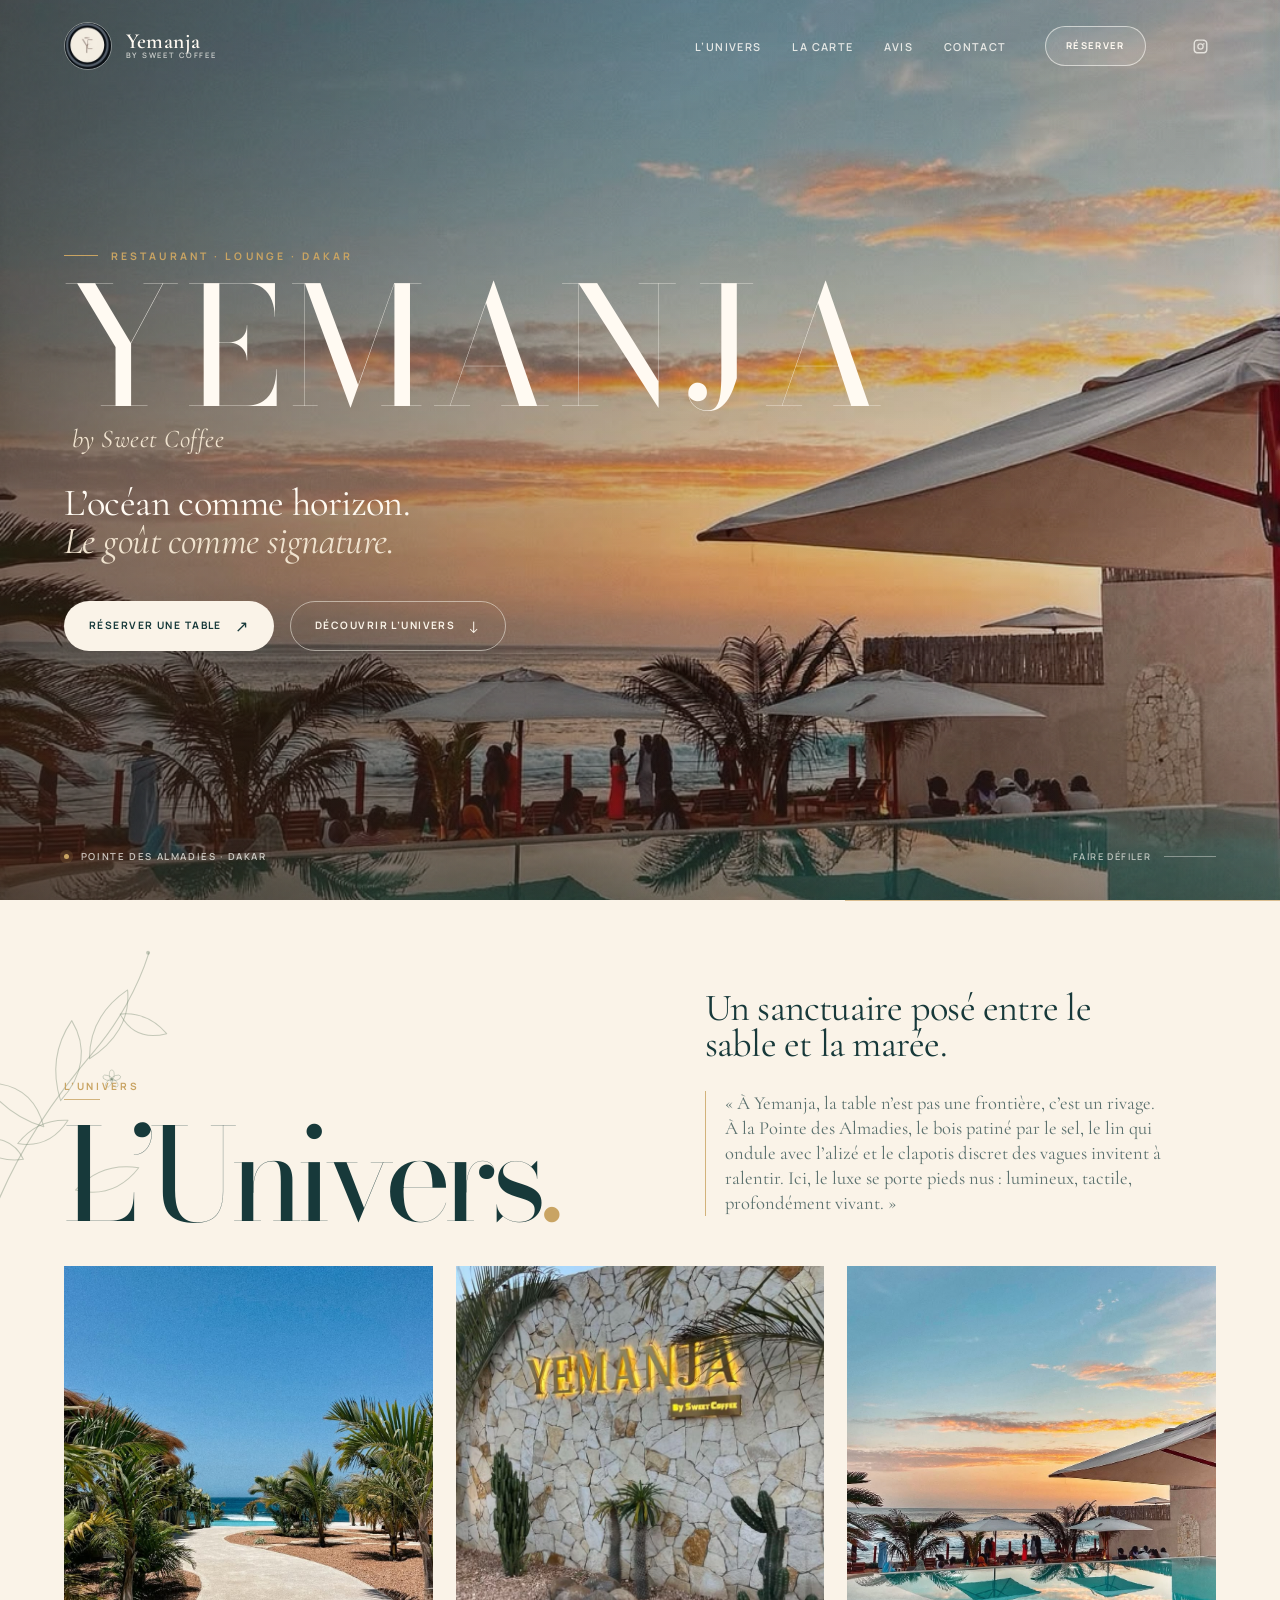
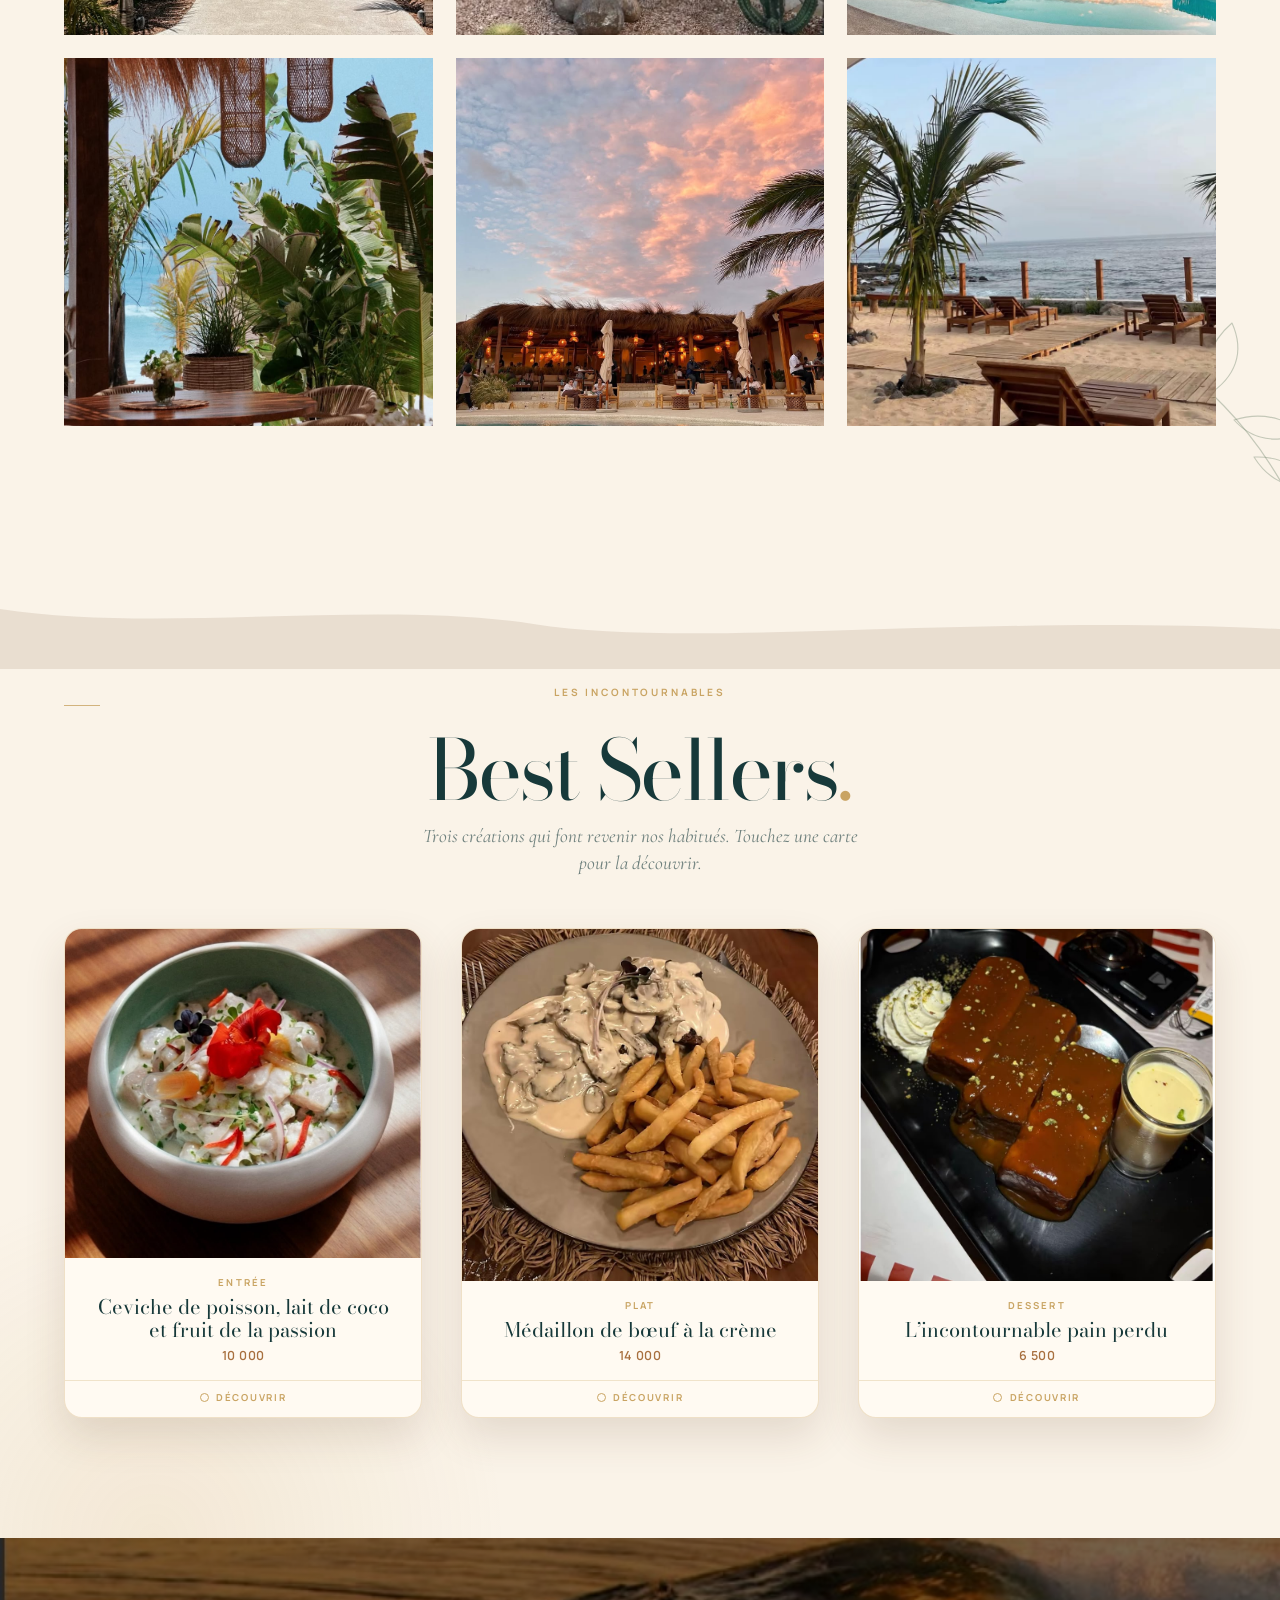
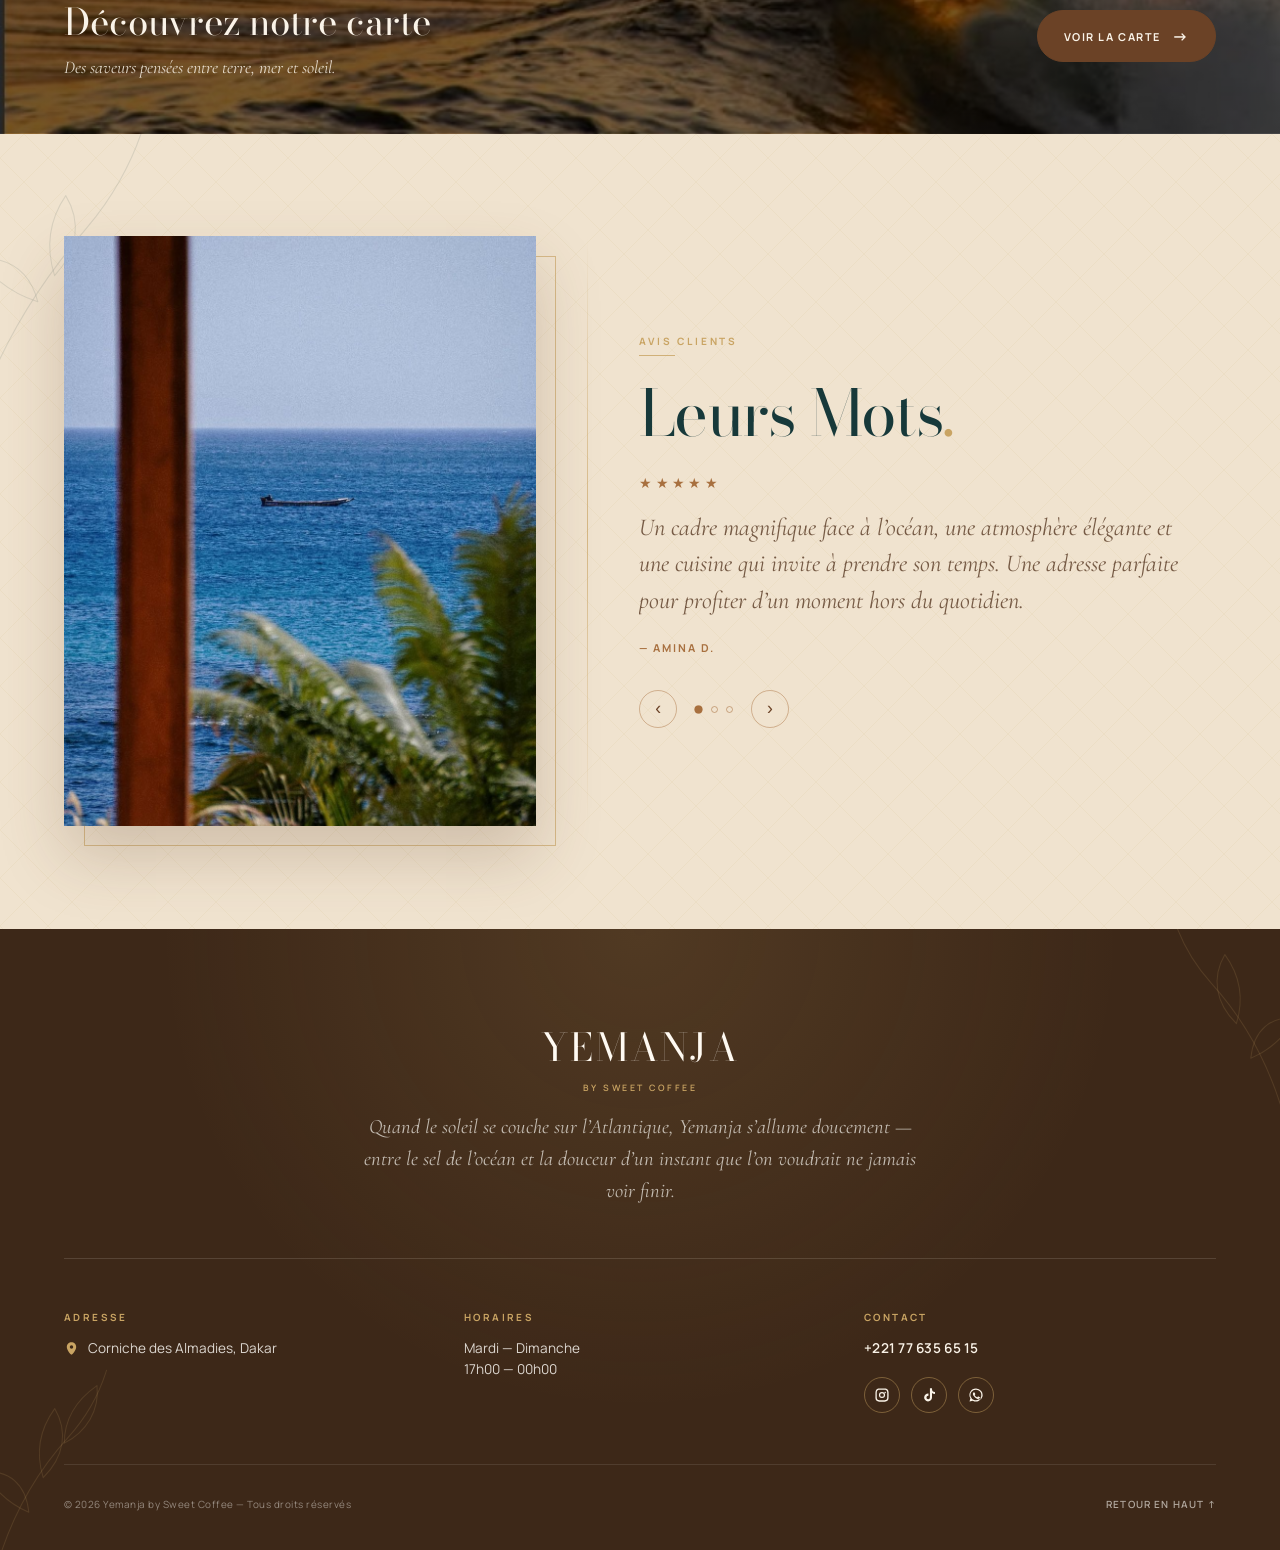
<file: index.html>
<!doctype html>
<html lang="fr">
  <head>
    <meta charset="UTF-8" />
    <meta name="viewport" content="width=device-width, initial-scale=1.0" />
    <meta
      name="description"
      content="Yemanja by Sweet Coffee — restaurant & lounge au bord de l'océan, à la Pointe des Almadies, Dakar."
    />
    <meta name="theme-color" content="#5A3D2E" />
    <title>Yemanja by Sweet Coffee — Dakar</title>

    <link rel="preconnect" href="https://fonts.googleapis.com" />
    <link rel="preconnect" href="https://fonts.gstatic.com" crossorigin />
    <link
      href="https://fonts.googleapis.com/css2?family=Bodoni+Moda:opsz,wght@6..96,400;6..96,500;6..96,600&family=Cormorant+Garamond:ital,wght@0,400;0,500;1,400;1,500&family=Manrope:wght@400;500;600;700&display=swap"
      rel="stylesheet"
    />
    <link rel="stylesheet" href="styles.css" />
  </head>

  <body>
    <header class="site-header" data-header>
      <nav class="navbar" aria-label="Navigation principale">
        <a class="brand" href="#accueil" aria-label="Yemanja by Sweet Coffee — accueil">
          <img class="brand__logo" src="assets/logo.png" alt="Logo Yemanja" />
          <span class="brand__name">Yemanja <span>by Sweet Coffee</span></span>
        </a>

        <div class="navbar__actions">
          <div class="nav-links" data-nav-links>
            <a href="#univers">L’Univers</a>
            <a href="carte.html">La Carte</a>
            <a href="#avis">Avis</a>
            <a href="#contact">Contact</a>
          </div>

          <a class="button button--small button--light" href="reservation.html">RÉSERVER</a>

          <a
            class="navbar-instagram"
            href="https://www.instagram.com/yemanja.dkr/?hl=fr"
            target="_blank"
            rel="noopener noreferrer"
            aria-label="Yemanja sur Instagram"
          >
            <svg viewBox="0 0 24 24" aria-hidden="true">
              <path
                fill="currentColor"
                d="M12 2.2c2.7 0 3 0 4.1.06 1.1.05 1.8.22 2.4.46.65.25 1.2.6 1.75 1.14.54.55.9 1.1 1.14 1.75.24.6.4 1.3.46 2.4.06 1.1.06 1.4.06 4.1s0 3-.06 4.1c-.05 1.1-.22 1.8-.46 2.4a4.7 4.7 0 0 1-1.14 1.75 4.7 4.7 0 0 1-1.75 1.14c-.6.24-1.3.4-2.4.46-1.1.06-1.4.06-4.1.06s-3 0-4.1-.06c-1.1-.05-1.8-.22-2.4-.46a4.7 4.7 0 0 1-1.75-1.14 4.7 4.7 0 0 1-1.14-1.75c-.24-.6-.4-1.3-.46-2.4C2.2 15 2.2 14.7 2.2 12s0-3 .06-4.1c.05-1.1.22-1.8.46-2.4.25-.65.6-1.2 1.14-1.75A4.7 4.7 0 0 1 5.6 2.6c.6-.24 1.3-.4 2.4-.46C9.1 2.2 9.4 2.2 12 2.2zm0 1.8c-2.66 0-2.97 0-4.02.06-.9.04-1.39.19-1.71.31-.43.17-.74.37-1.06.7-.32.32-.52.63-.7 1.06-.12.32-.27.8-.31 1.71C4.15 8.88 4.15 9.19 4.15 12s0 2.97.06 4.02c.04.9.19 1.39.31 1.71.17.43.37.74.7 1.06.32.32.63.52 1.06.7.32.12.8.27 1.71.31 1.05.06 1.36.06 4.02.06s2.97 0 4.02-.06c.9-.04 1.39-.19 1.71-.31.43-.17.74-.37 1.06-.7.32-.32.52-.63.7-1.06.12-.32.27-.8.31-1.71.06-1.05.06-1.36.06-4.02s0-2.97-.06-4.02c-.04-.9-.19-1.39-.31-1.71a2.9 2.9 0 0 0-.7-1.06 2.9 2.9 0 0 0-1.06-.7c-.32-.12-.8-.27-1.71-.31C14.97 4 14.66 4 12 4zm0 3.4a4.6 4.6 0 1 1 0 9.2 4.6 4.6 0 0 1 0-9.2zm0 1.8a2.8 2.8 0 1 0 0 5.6 2.8 2.8 0 0 0 0-5.6zm4.8-2a1.08 1.08 0 1 1 0 2.16 1.08 1.08 0 0 1 0-2.16z"
              />
            </svg>
          </a>

          <button
            class="menu-toggle"
            type="button"
            aria-label="Ouvrir le menu"
            aria-controls="mobile-menu"
            aria-expanded="false"
            data-menu-toggle
          >
            <span></span>
            <span></span>
          </button>
        </div>
      </nav>
    </header>

    <div class="mobile-menu" id="mobile-menu" data-mobile-menu>
      <div class="mobile-menu__visual">
        <img src="assets/menu-photo.jpg" alt="Vue sur l'océan depuis Yemanja" />
        <div class="mobile-menu__visual-caption">
          <span>Pointe des Almadies</span>
          <span>Dakar · Sénégal</span>
        </div>
      </div>
      <div class="mobile-menu__content">
        <div>
          <p class="mobile-menu__eyebrow">YEMANJA · DAKAR</p>
          <div class="mobile-menu__links">
            <a href="#univers">L’Univers <span>01</span></a>
            <a href="carte.html">La Carte <span>02</span></a>
            <a href="#avis">Avis <span>03</span></a>
            <a href="#contact">Contact <span>04</span></a>
            <a href="reservation.html">Réserver <span>↗</span></a>
          </div>
        </div>
        <div class="mobile-menu__footer">
          <div class="social-links" aria-label="Réseaux sociaux">
            <a
              href="https://www.instagram.com/yemanja.dkr/?hl=fr"
              target="_blank"
              rel="noopener noreferrer"
              aria-label="Yemanja sur Instagram"
            >
              <svg viewBox="0 0 24 24" aria-hidden="true">
                <path
                  fill="currentColor"
                  d="M12 2.2c2.7 0 3 0 4.1.06 1.1.05 1.8.22 2.4.46.65.25 1.2.6 1.75 1.14.54.55.9 1.1 1.14 1.75.24.6.4 1.3.46 2.4.06 1.1.06 1.4.06 4.1s0 3-.06 4.1c-.05 1.1-.22 1.8-.46 2.4a4.7 4.7 0 0 1-1.14 1.75 4.7 4.7 0 0 1-1.75 1.14c-.6.24-1.3.4-2.4.46-1.1.06-1.4.06-4.1.06s-3 0-4.1-.06c-1.1-.05-1.8-.22-2.4-.46a4.7 4.7 0 0 1-1.75-1.14 4.7 4.7 0 0 1-1.14-1.75c-.24-.6-.4-1.3-.46-2.4C2.2 15 2.2 14.7 2.2 12s0-3 .06-4.1c.05-1.1.22-1.8.46-2.4.25-.65.6-1.2 1.14-1.75A4.7 4.7 0 0 1 5.6 2.6c.6-.24 1.3-.4 2.4-.46C9.1 2.2 9.4 2.2 12 2.2zm0 1.8c-2.66 0-2.97 0-4.02.06-.9.04-1.39.19-1.71.31-.43.17-.74.37-1.06.7-.32.32-.52.63-.7 1.06-.12.32-.27.8-.31 1.71C4.15 8.88 4.15 9.19 4.15 12s0 2.97.06 4.02c.04.9.19 1.39.31 1.71.17.43.37.74.7 1.06.32.32.63.52 1.06.7.32.12.8.27 1.71.31 1.05.06 1.36.06 4.02.06s2.97 0 4.02-.06c.9-.04 1.39-.19 1.71-.31.43-.17.74-.37 1.06-.7.32-.32.52-.63.7-1.06.12-.32.27-.8.31-1.71.06-1.05.06-1.36.06-4.02s0-2.97-.06-4.02c-.04-.9-.19-1.39-.31-1.71a2.9 2.9 0 0 0-.7-1.06 2.9 2.9 0 0 0-1.06-.7c-.32-.12-.8-.27-1.71-.31C14.97 4 14.66 4 12 4zm0 3.4a4.6 4.6 0 1 1 0 9.2 4.6 4.6 0 0 1 0-9.2zm0 1.8a2.8 2.8 0 1 0 0 5.6 2.8 2.8 0 0 0 0-5.6zm4.8-2a1.08 1.08 0 1 1 0 2.16 1.08 1.08 0 0 1 0-2.16z"
                />
              </svg>
            </a>
            <a
              href="https://www.tiktok.com/discover/yemanja-restaurant-dakar-brunch"
              target="_blank"
              rel="noopener noreferrer"
              aria-label="Yemanja sur TikTok"
            >
              <svg viewBox="0 0 24 24" aria-hidden="true">
                <path
                  fill="currentColor"
                  d="M16.5 2h-3.1v13.6a2.6 2.6 0 1 1-2.2-2.57V9.8a5.9 5.9 0 1 0 5.3 5.87V9.1a7.6 7.6 0 0 0 4.5 1.46V7.4a4.4 4.4 0 0 1-4.5-4.4V2z"
                />
              </svg>
            </a>
            <a
              href="https://wa.me/221776356515"
              target="_blank"
              rel="noopener noreferrer"
              aria-label="Écrire à Yemanja sur WhatsApp"
            >
              <svg viewBox="0 0 24 24" aria-hidden="true">
                <path
                  fill="currentColor"
                  d="M12 2.2A9.8 9.8 0 0 0 3.6 17l-1.3 4.8 4.9-1.3A9.8 9.8 0 1 0 12 2.2zm0 1.8a8 8 0 0 1 6.9 12l-.2.4.7 2.6-2.7-.7-.4.2A8 8 0 1 1 12 4zm-3.1 4c-.2 0-.5.06-.7.35-.24.28-.9.9-.9 2.16 0 1.27.92 2.5 1.05 2.67.13.17 1.8 2.9 4.45 3.95 2.2.87 2.65.7 3.13.65.48-.05 1.53-.63 1.75-1.23.22-.6.22-1.13.15-1.24-.06-.1-.24-.16-.5-.29-.26-.13-1.53-.75-1.77-.84-.24-.09-.4-.13-.58.13-.17.26-.66.84-.81 1.02-.15.17-.3.19-.55.06-.26-.13-1.08-.4-2.06-1.27-.76-.68-1.28-1.5-1.43-1.76-.15-.26-.02-.4.11-.53.12-.12.26-.3.4-.46.13-.15.17-.26.26-.43.09-.17.04-.32-.02-.45-.06-.13-.58-1.4-.79-1.92-.21-.5-.42-.43-.58-.44H8.9z"
                />
              </svg>
            </a>
          </div>
          <span class="mobile-menu__footer-mark">SC / 01</span>
        </div>
      </div>
    </div>

    <main>
      <section class="hero" id="accueil" aria-labelledby="hero-title">
        <div class="hero__media" aria-hidden="true">
          <video
            class="hero__video"
            autoplay
            muted
            loop
            playsinline
            preload="metadata"
            poster="assets/hero-fallback.jpg"
            data-hero-video
          >
            <source src="assets/hero-video.mp4" type="video/mp4" />
          </video>
          <div class="hero__overlay"></div>
          <div class="hero__grain"></div>
        </div>

        <div class="hero__content page-shell">
          <p class="hero__eyebrow reveal reveal--delay-1">RESTAURANT · LOUNGE · DAKAR</p>
          <h1 class="hero__title reveal reveal--delay-2" id="hero-title">
            <span>YEMANJA</span>
            <em>by Sweet Coffee</em>
          </h1>
          <p class="hero__tagline reveal reveal--delay-3">
            L’océan comme horizon.<br />
            <em>Le goût comme signature.</em>
          </p>
          
          <div class="hero__buttons reveal reveal--delay-5">
            <a class="button button--solid" href="reservation.html">RÉSERVER UNE TABLE <span>↗</span></a>
            <a class="button button--outline" href="#univers">DÉCOUVRIR L’UNIVERS <span>↓</span></a>
          </div>
        </div>

        <div class="hero__meta page-shell reveal reveal--delay-6">
          <span class="hero__location"><i></i> Pointe des Almadies · Dakar</span>
          <a class="scroll-cue" href="#univers" aria-label="Découvrir l'univers">
            <span>Faire défiler</span>
            <i class="scroll-cue__line"></i>
          </a>
        </div>
      </section>

      <section class="universe-section" id="univers" aria-labelledby="universe-title" data-universe>
        <svg class="universe-botanical universe-botanical--top" viewBox="0 0 220 310" aria-hidden="true">
          <g fill="none" stroke="currentColor" stroke-linecap="round" stroke-linejoin="round">
            <path d="M26 286C47 236 81 181 128 126C154 96 176 57 188 19" stroke-width="1.2" />
            <path d="M75 206C49 198 27 182 11 159C42 158 66 171 75 206Z" stroke-width="1.1" />
            <path d="M93 178C83 146 88 117 105 92C122 120 118 151 93 178Z" stroke-width="1.1" />
            <path d="M124 133C124 101 140 76 165 59C168 91 151 116 124 133Z" stroke-width="1.1" />
            <path d="M53 241C31 244 14 237 1 221C25 215 44 221 53 241Z" stroke-width="1.1" />
            <path d="M47 224C62 205 80 198 101 199C88 219 70 228 47 224Z" stroke-width="1.1" />
            <path d="M157 85C177 83 194 91 207 106C184 112 167 104 157 85Z" stroke-width="1.1" />
            <path d="M109 274C128 253 151 246 177 250C159 273 137 281 109 274Z" stroke-width="1.1" />
          </g>
          <g fill="currentColor">
            <circle cx="187" cy="19" r="2.1" />
            <circle cx="11" cy="159" r="1.7" />
            <circle cx="1" cy="221" r="1.7" />
          </g>
          <g transform="translate(148 155)" fill="none" stroke="currentColor" stroke-width="0.85">
            <ellipse cy="-5" rx="2.6" ry="5" />
            <ellipse cy="-5" rx="2.6" ry="5" transform="rotate(72)" />
            <ellipse cy="-5" rx="2.6" ry="5" transform="rotate(144)" />
            <ellipse cy="-5" rx="2.6" ry="5" transform="rotate(216)" />
            <ellipse cy="-5" rx="2.6" ry="5" transform="rotate(288)" />
            <circle r="1.7" fill="currentColor" stroke="none" />
          </g>
        </svg>
        <svg class="universe-botanical universe-botanical--bottom" viewBox="0 0 300 220" aria-hidden="true">
          <g fill="none" stroke="currentColor" stroke-linecap="round" stroke-linejoin="round">
            <path d="M282 216C263 174 237 133 204 99C174 68 143 43 105 20" stroke-width="1.2" />
            <path d="M214 113C239 105 262 109 284 126C256 137 232 133 214 113Z" stroke-width="1.1" />
            <path d="M188 88C182 59 190 35 212 16C225 45 216 70 188 88Z" stroke-width="1.1" />
            <path d="M163 65C135 68 112 58 94 35C123 30 147 40 163 65Z" stroke-width="1.1" />
            <path d="M234 150C259 149 279 159 293 180C267 182 247 171 234 150Z" stroke-width="1.1" />
            <path d="M151 60C132 48 119 31 115 10C138 20 150 36 151 60Z" stroke-width="1.1" />
          </g>
          <g fill="currentColor">
            <circle cx="105" cy="20" r="2" />
            <circle cx="284" cy="126" r="1.7" />
          </g>
        </svg>
        <div class="universe-intro page-shell">
          <div class="universe-intro__heading universe-reveal">
            <p class="section-eyebrow">L’UNIVERS</p>
            <h2 id="universe-title">
              L’Univers<span class="heading-dot">.</span>
            </h2>
          </div>
          <div class="universe-intro__copy universe-reveal">
            <p class="universe-intro__lead">Un sanctuaire posé entre le sable et la marée.</p>
            <blockquote>
              « À Yemanja, la table n’est pas une frontière, c’est un rivage. À la Pointe des Almadies, le bois patiné
              par le sel, le lin qui ondule avec l’alizé et le clapotis discret des vagues invitent à ralentir. Ici, le
              luxe se porte pieds nus : lumineux, tactile, profondément vivant. »
            </blockquote>
          </div>
        </div>

        <div class="gallery-grid page-shell" aria-label="L'univers de Yemanja">
          <figure class="gallery-grid__item universe-reveal">
            <div class="gallery-grid__frame">
              <img src="assets/universe-01.jpg" alt="Allée bordée de palmiers qui mène à l'océan" loading="lazy" />
            </div>
          </figure>
          <figure class="gallery-grid__item universe-reveal">
            <div class="gallery-grid__frame">
              <img src="assets/universe-02.jpg" alt="Tables en bois et suspensions en fibres naturelles" loading="lazy" />
            </div>
          </figure>
          <figure class="gallery-grid__item universe-reveal">
            <div class="gallery-grid__frame">
              <img src="assets/universe-03.jpg" alt="Piscine et coucher de soleil face à l'océan" loading="lazy" />
            </div>
          </figure>
          <figure class="gallery-grid__item universe-reveal">
            <div class="gallery-grid__frame">
              <img src="assets/universe-04.jpg" alt="Terrasse de Yemanja au bord de la piscine au coucher du soleil" loading="lazy" />
            </div>
          </figure>
          <figure class="gallery-grid__item universe-reveal">
            <div class="gallery-grid__frame">
              <img src="assets/universe-05.jpg" alt="Transats en bois posés sur le sable face aux vagues" loading="lazy" />
            </div>
          </figure>
          <figure class="gallery-grid__item universe-reveal">
            <div class="gallery-grid__frame">
              <img src="assets/universe-06.jpg" alt="Enseigne Yemanja by Sweet Coffee sur mur en pierre, entourée de cactus" loading="lazy" />
            </div>
          </figure>
        </div>
      </section>

      <!-- ==========================================================
            SECTION "BEST SELLERS" — 3 flash cards (flip 3D)
      =========================================================== -->
      <section class="bestsellers-section" id="bestsellers" aria-labelledby="bestsellers-title">
        <div class="bestsellers-intro page-shell">
          <p class="section-eyebrow">LES INCONTOURNABLES</p>
          <h2 id="bestsellers-title">Best Sellers<span class="heading-dot">.</span></h2>
          <p class="bestsellers-lead">Trois créations qui font revenir nos habitués. Touchez une carte pour la découvrir.</p>
        </div>

        <div class="bestsellers-grid page-shell">
          <!-- Carte 1 — Entrée -->
          <div class="flip-card" data-flip-card>
            <button class="flip-card__inner" type="button" aria-pressed="false" aria-label="Découvrir le Ceviche de poisson, lait de coco et fruit de la passion">
              <div class="flip-card__face flip-card__face--front">
                <div class="flip-card__image">
                  <img src="assets/bestseller-entree.jpg" alt="Ceviche de poisson, lait de coco et fruit de la passion" loading="lazy" />
                </div>
                <div class="flip-card__front-info">
                  <span class="flip-card__category">Entrée</span>
                  <h3 class="flip-card__name">Ceviche de poisson, lait de coco et fruit de la passion</h3>
                  <span class="flip-card__price">10 000</span>
                </div>
                <span class="flip-card__cue"><i class="flip-card__cue-icon" aria-hidden="true"></i>Découvrir</span>
              </div>
              <div class="flip-card__face flip-card__face--back">
                <span class="flip-card__back-ornament" aria-hidden="true"></span>
                <h3 class="flip-card__name flip-card__name--back">Ceviche de poisson, lait de coco et fruit de la passion</h3>
                <p class="flip-card__description">La fraîcheur délicate du poisson rencontre la douceur exotique de la coco dans un carpaccio tout en finesse. Une entrée fraîche, légère et parfumée, pensée comme une première escale aux saveurs marines.</p>
              </div>
            </button>
          </div>

          <!-- Carte 2 — Plat -->
          <div class="flip-card" data-flip-card>
            <button class="flip-card__inner" type="button" aria-pressed="false" aria-label="Découvrir le Médaillon de bœuf à la crème">
              <div class="flip-card__face flip-card__face--front">
                <div class="flip-card__image">
                  <img src="assets/bestseller-plat.jpg" alt="Médaillon de bœuf à la crème, accompagné de frites" loading="lazy" />
                </div>
                <div class="flip-card__front-info">
                  <span class="flip-card__category">Plat</span>
                  <h3 class="flip-card__name">Médaillon de bœuf à la crème</h3>
                  <span class="flip-card__price">14 000</span>
                </div>
                <span class="flip-card__cue"><i class="flip-card__cue-icon" aria-hidden="true"></i>Découvrir</span>
              </div>
              <div class="flip-card__face flip-card__face--back">
                <span class="flip-card__back-ornament" aria-hidden="true"></span>
                <h3 class="flip-card__name flip-card__name--back">Médaillon de bœuf à la crème</h3>
                <p class="flip-card__description">Un médaillon de bœuf généreux et délicatement travaillé, accompagné de sa sauce pour révéler toute la richesse de la viande. Une assiette élégante et gourmande, entre caractère et subtilité.</p>
              </div>
            </button>
          </div>

          <!-- Carte 3 — Dessert -->
          <div class="flip-card" data-flip-card>
            <button class="flip-card__inner" type="button" aria-pressed="false" aria-label="Découvrir l’incontournable pain perdu">
              <div class="flip-card__face flip-card__face--front">
                <div class="flip-card__image">
                  <img src="assets/bestseller-dessert.jpg" alt="L’incontournable pain perdu, nappé de caramel et chantilly" loading="lazy" />
                </div>
                <div class="flip-card__front-info">
                  <span class="flip-card__category">Dessert</span>
                  <h3 class="flip-card__name">L’incontournable pain perdu</h3>
                  <span class="flip-card__price">6 500</span>
                </div>
                <span class="flip-card__cue"><i class="flip-card__cue-icon" aria-hidden="true"></i>Découvrir</span>
              </div>
              <div class="flip-card__face flip-card__face--back">
                <span class="flip-card__back-ornament" aria-hidden="true"></span>
                <h3 class="flip-card__name flip-card__name--back">L’incontournable pain perdu</h3>
                <p class="flip-card__description">Une douceur réconfortante revisitée avec élégance. Un pain perdu généreusement fondant, aux notes délicates et gourmandes, qui invite à prolonger le plaisir jusqu’à la dernière bouchée.</p>
              </div>
            </button>
          </div>
        </div>
      </section>

      <!-- ==========================================================
            BANDE "DÉCOUVREZ NOTRE CARTE" — renvoie vers carte.html
      =========================================================== -->
      <section class="carte-banner" aria-labelledby="carte-banner-title">
        <div class="carte-banner__shell page-shell">
          <div class="carte-banner__text">
            <h2 id="carte-banner-title">Découvrez notre carte</h2>
            <p>Des saveurs pensées entre terre, mer et soleil.</p>
          </div>
          <a class="carte-banner__link" href="carte.html">
            VOIR LA CARTE <span>→</span>
          </a>
        </div>
      </section>

      <!-- ==========================================================
            SECTION "AVIS" — photo + slider de témoignages
      =========================================================== -->
      <section class="reviews-section" id="avis" aria-labelledby="reviews-title" data-reviews>
        <svg class="universe-botanical universe-botanical--top" viewBox="0 0 220 310" aria-hidden="true" style="opacity:.5;">
          <g fill="none" stroke="currentColor" stroke-linecap="round" stroke-linejoin="round">
            <path d="M26 286C47 236 81 181 128 126C154 96 176 57 188 19" stroke-width="1.2" />
            <path d="M75 206C49 198 27 182 11 159C42 158 66 171 75 206Z" stroke-width="1.1" />
            <path d="M93 178C83 146 88 117 105 92C122 120 118 151 93 178Z" stroke-width="1.1" />
          </g>
        </svg>

        <div class="reviews-shell page-shell">
          <figure class="reviews-photo universe-reveal">
            <div class="reviews-photo__frame">
              <img src="assets/avis-photo.jpg" alt="Vue du restaurant Yemanja by Sweet Coffee" loading="lazy" />
            </div>
          </figure>

          <span class="reviews-divider" aria-hidden="true"></span>

          <div class="reviews-content universe-reveal">
            <p class="section-eyebrow">AVIS CLIENTS</p>
            <h2 id="reviews-title">Leurs Mots<span class="heading-dot">.</span></h2>

            <div
              class="reviews-slider"
              data-reviews-slider
              role="region"
              aria-roledescription="carrousel"
              aria-label="Avis clients"
            >
              <div class="reviews-viewport">
                <div class="reviews-track" data-reviews-track>
                  <article class="review-card" data-review aria-hidden="false">
                    <div class="review-card__stars" aria-label="Note : 5 étoiles sur 5">★★★★★</div>
                    <blockquote class="review-card__quote">
                      Un cadre magnifique face à l’océan, une atmosphère élégante et une cuisine qui invite à prendre
                      son temps. Une adresse parfaite pour profiter d’un moment hors du quotidien.
                    </blockquote>
                    <p class="review-card__author">— Amina D.</p>
                  </article>

                  <article class="review-card" data-review aria-hidden="true">
                    <div class="review-card__stars" aria-label="Note : 5 étoiles sur 5">★★★★★</div>
                    <blockquote class="review-card__quote">
                      Une très belle découverte aux Almadies. Le cadre est superbe, l’ambiance agréable et les plats
                      sont aussi beaux que gourmands. Une expérience que l’on a envie de renouveler.
                    </blockquote>
                    <p class="review-card__author">— Abdoul B.</p>
                  </article>

                  <article class="review-card" data-review aria-hidden="true">
                    <div class="review-card__stars" aria-label="Note : 5 étoiles sur 5">★★★★★</div>
                    <blockquote class="review-card__quote">
                      Une parenthèse entre mer et gastronomie. Mention spéciale pour le médaillon de bœuf et le pain
                      perdu, deux belles découvertes qui ont parfaitement clôturé l’expérience.
                    </blockquote>
                    <p class="review-card__author">— Fabie K.</p>
                  </article>
                </div>
              </div>

              <div class="reviews-controls">
                <button class="reviews-arrow" type="button" aria-label="Avis précédent" data-reviews-prev>‹</button>
                <div class="reviews-dots" data-reviews-dots role="tablist" aria-label="Choisir un avis"></div>
                <button class="reviews-arrow" type="button" aria-label="Avis suivant" data-reviews-next>›</button>
              </div>
            </div>
          </div>
        </div>
      </section>

    </main>

    <!-- ==========================================================
          SECTION / FOOTER "CONTACT"
    =========================================================== -->
    <footer class="site-footer" id="contact" aria-labelledby="footer-title" data-footer>
      <svg class="footer-botanical footer-botanical--left" viewBox="0 0 160 240" aria-hidden="true">
        <g fill="none" stroke="currentColor" stroke-linecap="round" stroke-linejoin="round" stroke-width="1.1">
          <path d="M20 230C34 180 58 132 96 90C114 70 128 46 136 20" />
          <path d="M55 168C36 160 20 146 8 126C34 124 52 138 55 168Z" />
          <path d="M70 132C62 106 66 82 82 60C96 84 92 110 70 132Z" />
          <path d="M92 96C92 70 106 50 126 36C129 62 115 84 92 96Z" />
        </g>
      </svg>
      <svg class="footer-botanical footer-botanical--right" viewBox="0 0 160 240" aria-hidden="true">
        <g fill="none" stroke="currentColor" stroke-linecap="round" stroke-linejoin="round" stroke-width="1.1">
          <path d="M140 230C126 180 102 132 64 90C46 70 32 46 24 20" />
          <path d="M105 168C124 160 140 146 152 126C126 124 108 138 105 168Z" />
          <path d="M90 132C98 106 94 82 78 60C64 84 68 110 90 132Z" />
        </g>
      </svg>

      <div class="footer-shell page-shell">
        <div class="footer-top universe-reveal">
          <p class="footer-brand-name">YEMANJA <span>by Sweet Coffee</span></p>
          <p class="footer-poetic">
            Quand le soleil se couche sur l’Atlantique, Yemanja s’allume doucement — entre le sel de l’océan
            et la douceur d’un instant que l’on voudrait ne jamais voir finir.
          </p>
        </div>

        <div class="footer-grid">
          <div class="footer-col universe-reveal">
            <h3 class="footer-col__title">Adresse</h3>
            <p class="footer-col__text">
              <svg class="footer-icon" viewBox="0 0 24 24" aria-hidden="true"><path fill="currentColor" d="M12 2C7.86 2 4.5 5.36 4.5 9.5c0 5.62 6.24 11.61 6.5 11.86a1.4 1.4 0 0 0 2 0c.26-.25 6.5-6.24 6.5-11.86C19.5 5.36 16.14 2 12 2zm0 10.25a2.75 2.75 0 1 1 0-5.5 2.75 2.75 0 0 1 0 5.5z"/></svg>
              Corniche des Almadies, Dakar
            </p>
          </div>

          <div class="footer-col universe-reveal">
            <h3 class="footer-col__title">Horaires</h3>
            <p class="footer-col__text">Mardi — Dimanche<br />17h00 — 00h00</p>
          </div>

          <div class="footer-col universe-reveal">
            <h3 class="footer-col__title">Contact</h3>
            <p class="footer-col__text">
              <a class="footer-phone" href="tel:+221776356515">+221 77 635 65 15</a>
            </p>

            <div class="footer-socials">
              <a
                class="footer-social"
                href="https://www.instagram.com/yemanja.dkr/?hl=fr"
                target="_blank"
                rel="noopener noreferrer"
                aria-label="Yemanja sur Instagram"
              >
                <svg viewBox="0 0 24 24" aria-hidden="true">
                  <path
                    fill="currentColor"
                    d="M12 2.2c2.7 0 3 0 4.1.06 1.1.05 1.8.22 2.4.46.65.25 1.2.6 1.75 1.14.54.55.9 1.1 1.14 1.75.24.6.4 1.3.46 2.4.06 1.1.06 1.4.06 4.1s0 3-.06 4.1c-.05 1.1-.22 1.8-.46 2.4a4.7 4.7 0 0 1-1.14 1.75 4.7 4.7 0 0 1-1.75 1.14c-.6.24-1.3.4-2.4.46-1.1.06-1.4.06-4.1.06s-3 0-4.1-.06c-1.1-.05-1.8-.22-2.4-.46a4.7 4.7 0 0 1-1.75-1.14 4.7 4.7 0 0 1-1.14-1.75c-.24-.6-.4-1.3-.46-2.4C2.2 15 2.2 14.7 2.2 12s0-3 .06-4.1c.05-1.1.22-1.8.46-2.4.25-.65.6-1.2 1.14-1.75A4.7 4.7 0 0 1 5.6 2.6c.6-.24 1.3-.4 2.4-.46C9.1 2.2 9.4 2.2 12 2.2zm0 1.8c-2.66 0-2.97 0-4.02.06-.9.04-1.39.19-1.71.31-.43.17-.74.37-1.06.7-.32.32-.52.63-.7 1.06-.12.32-.27.8-.31 1.71C4.15 8.88 4.15 9.19 4.15 12s0 2.97.06 4.02c.04.9.19 1.39.31 1.71.17.43.37.74.7 1.06.32.32.63.52 1.06.7.32.12.8.27 1.71.31 1.05.06 1.36.06 4.02.06s2.97 0 4.02-.06c.9-.04 1.39-.19 1.71-.31.43-.17.74-.37 1.06-.7.32-.32.52-.63.7-1.06.12-.32.27-.8.31-1.71.06-1.05.06-1.36.06-4.02s0-2.97-.06-4.02c-.04-.9-.19-1.39-.31-1.71a2.9 2.9 0 0 0-.7-1.06 2.9 2.9 0 0 0-1.06-.7c-.32-.12-.8-.27-1.71-.31C14.97 4 14.66 4 12 4zm0 3.4a4.6 4.6 0 1 1 0 9.2 4.6 4.6 0 0 1 0-9.2zm0 1.8a2.8 2.8 0 1 0 0 5.6 2.8 2.8 0 0 0 0-5.6zm4.8-2a1.08 1.08 0 1 1 0 2.16 1.08 1.08 0 0 1 0-2.16z"
                  />
                </svg>
              </a>
              <a
                class="footer-social"
                href="https://www.tiktok.com/discover/yemanja-restaurant-dakar-brunch"
                target="_blank"
                rel="noopener noreferrer"
                aria-label="Yemanja sur TikTok"
              >
                <svg viewBox="0 0 24 24" aria-hidden="true">
                  <path
                    fill="currentColor"
                    d="M16.5 2h-3.1v13.6a2.6 2.6 0 1 1-2.2-2.57V9.8a5.9 5.9 0 1 0 5.3 5.87V9.1a7.6 7.6 0 0 0 4.5 1.46V7.4a4.4 4.4 0 0 1-4.5-4.4V2z"
                  />
                </svg>
              </a>
              <a
                class="footer-social"
                href="https://wa.me/221776356515"
                target="_blank"
                rel="noopener noreferrer"
                aria-label="Écrire à Yemanja sur WhatsApp"
              >
                <svg viewBox="0 0 24 24" aria-hidden="true">
                  <path
                    fill="currentColor"
                    d="M12 2.2A9.8 9.8 0 0 0 3.6 17l-1.3 4.8 4.9-1.3A9.8 9.8 0 1 0 12 2.2zm0 1.8a8 8 0 0 1 6.9 12l-.2.4.7 2.6-2.7-.7-.4.2A8 8 0 1 1 12 4zm-3.1 4c-.2 0-.5.06-.7.35-.24.28-.9.9-.9 2.16 0 1.27.92 2.5 1.05 2.67.13.17 1.8 2.9 4.45 3.95 2.2.87 2.65.7 3.13.65.48-.05 1.53-.63 1.75-1.23.22-.6.22-1.13.15-1.24-.06-.1-.24-.16-.5-.29-.26-.13-1.53-.75-1.77-.84-.24-.09-.4-.13-.58.13-.17.26-.66.84-.81 1.02-.15.17-.3.19-.55.06-.26-.13-1.08-.4-2.06-1.27-.76-.68-1.28-1.5-1.43-1.76-.15-.26-.02-.4.11-.53.12-.12.26-.3.4-.46.13-.15.17-.26.26-.43.09-.17.04-.32-.02-.45-.06-.13-.58-1.4-.79-1.92-.21-.5-.42-.43-.58-.44H8.9z"
                  />
                </svg>
              </a>
            </div>
          </div>
        </div>

        <div class="footer-bottom">
          <span class="footer-copy">© 2026 Yemanja by Sweet Coffee — Tous droits réservés</span>
          <a class="footer-back" href="#accueil">Retour en haut ↑</a>
        </div>
      </div>
    </footer>

    <script src="script.js"></script>
  </body>
</html>
</file>
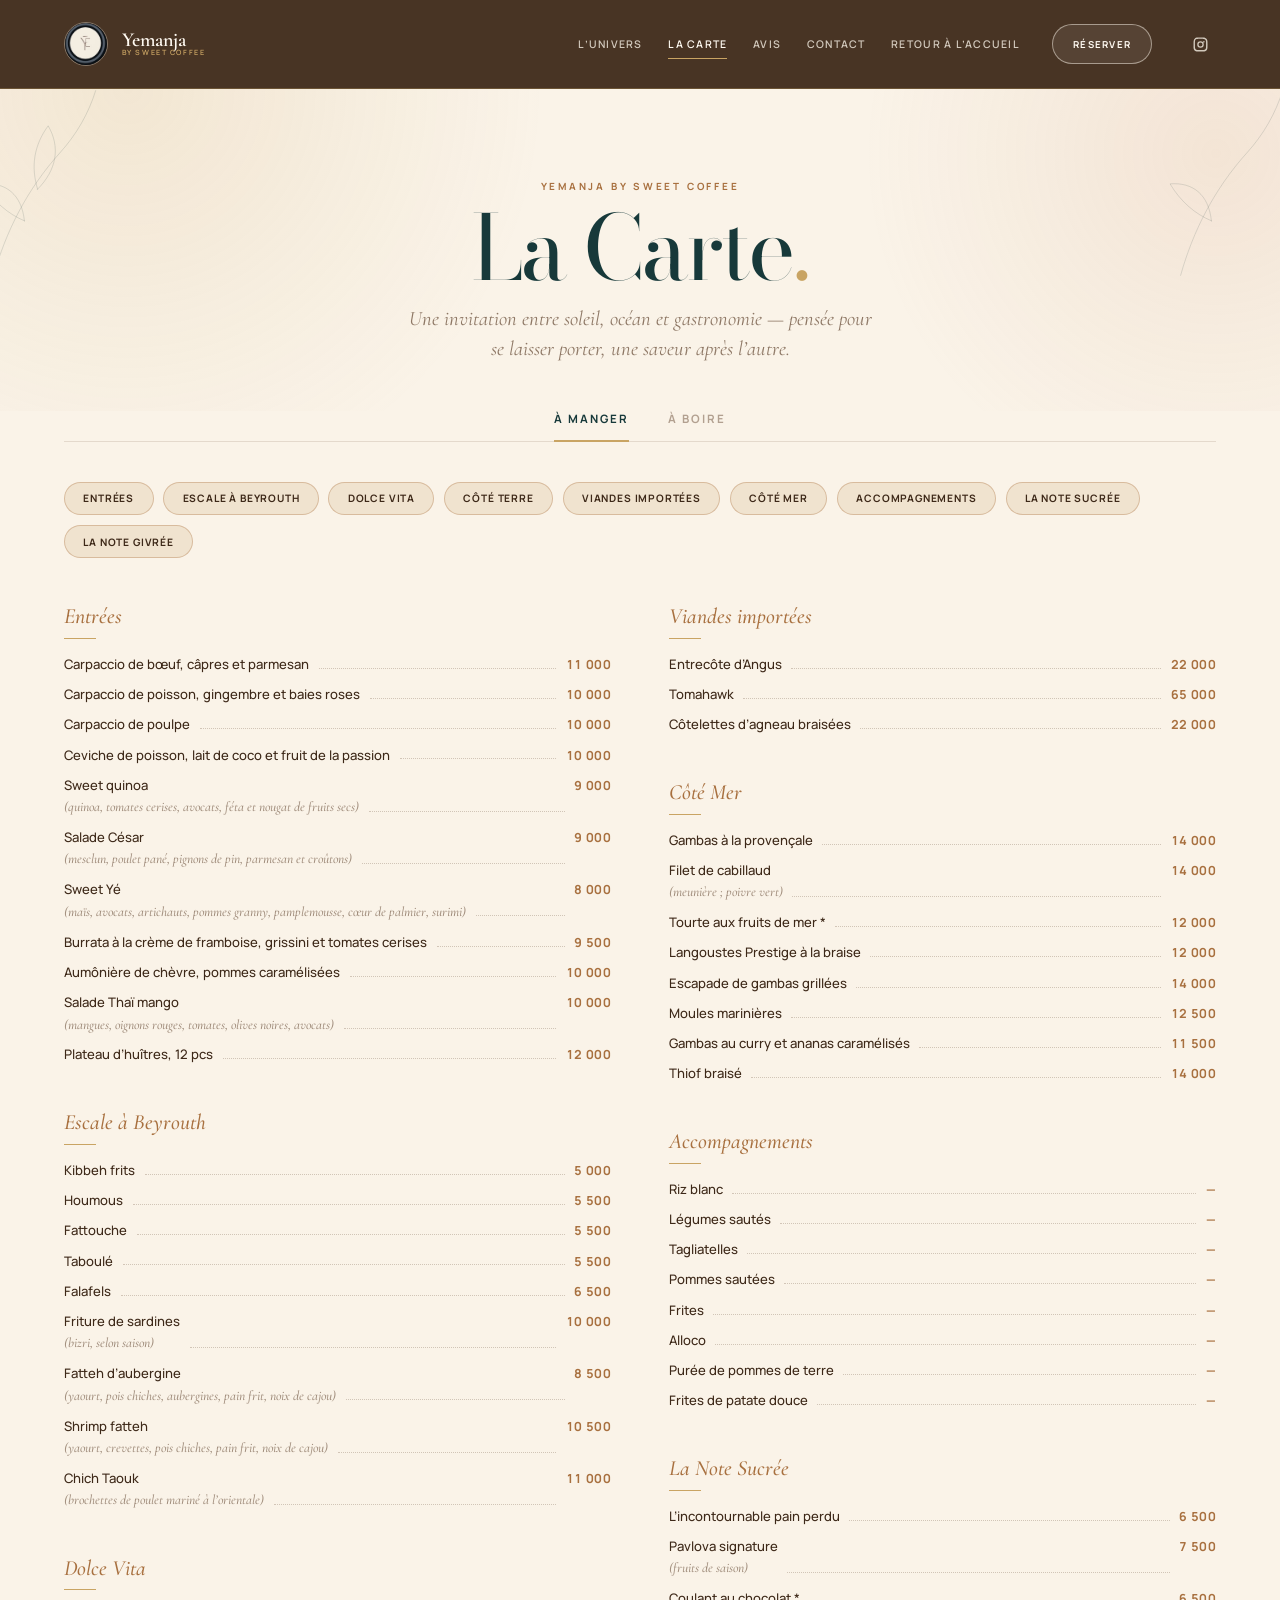
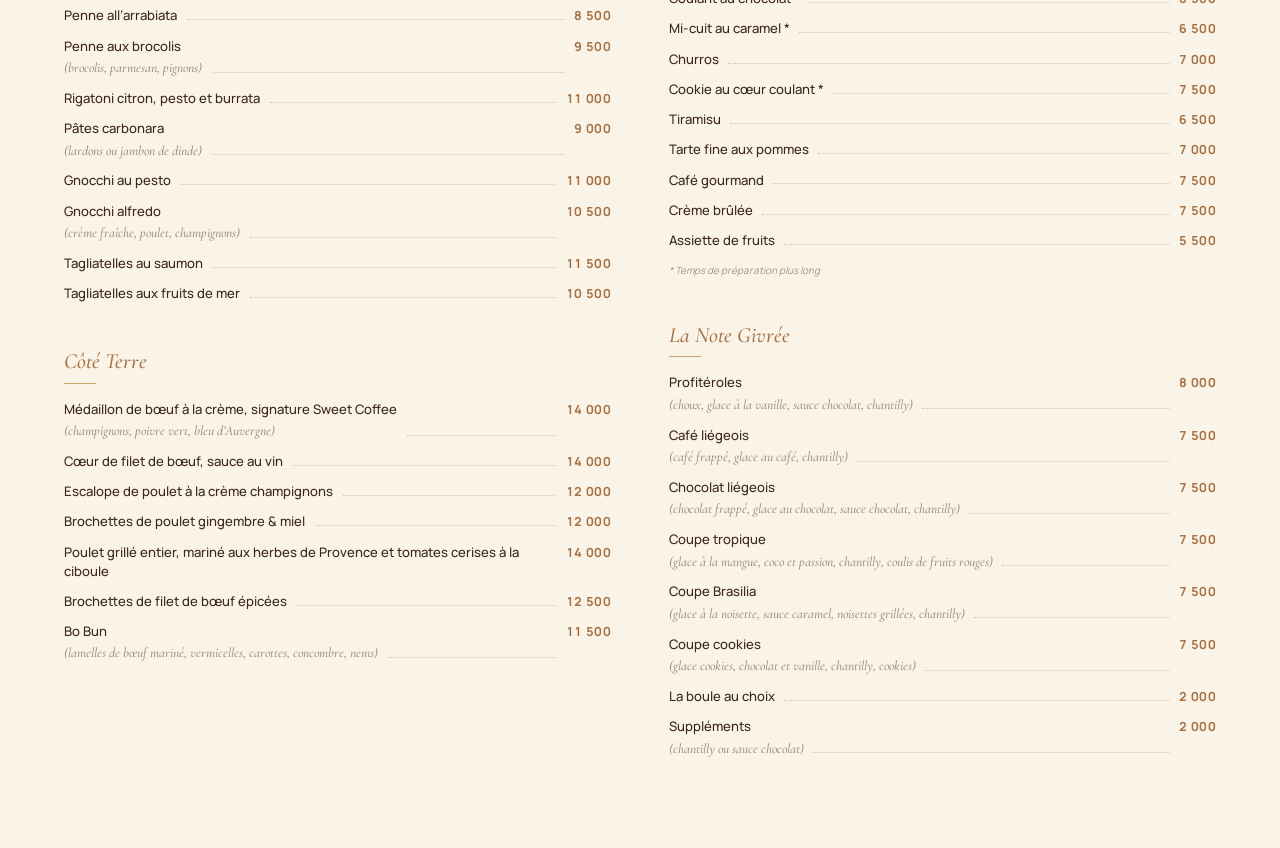
<file: carte.html>
<!doctype html>
<html lang="fr">
  <head>
    <meta charset="UTF-8" />
    <meta name="viewport" content="width=device-width, initial-scale=1.0" />
    <meta
      name="description"
      content="La Carte — Yemanja by Sweet Coffee, restaurant & lounge à la Pointe des Almadies, Dakar."
    />
    <meta name="theme-color" content="#f6ede1" />
    <title>La Carte — Yemanja by Sweet Coffee</title>

    <link rel="preconnect" href="https://fonts.googleapis.com" />
    <link rel="preconnect" href="https://fonts.gstatic.com" crossorigin />
    <link
      href="https://fonts.googleapis.com/css2?family=Bodoni+Moda:opsz,wght@6..96,400;6..96,500;6..96,600&family=Cormorant+Garamond:ital,wght@0,400;0,500;1,400;1,500&family=Manrope:wght@400;500;600;700&display=swap"
      rel="stylesheet"
    />
    <link rel="stylesheet" href="carte.css" />
  </head>

  <body class="carte-body">
    <!-- ==========================================================
         EN-TÊTE — même navbar que l'accueil (logo, liens, Réserver,
         Instagram, menu mobile premium), reskinnée aux couleurs
         solaires de cette page + un lien "Retour à l'accueil".
    =========================================================== -->
    <header class="carte-site-header" data-header>
      <nav class="carte-navbar" aria-label="Navigation principale">
        <a class="carte-brand" href="index.html" aria-label="Yemanja by Sweet Coffee — accueil">
          <img class="carte-brand__logo" src="assets/logo.png" alt="Logo Yemanja" />
          <span class="carte-brand__name">Yemanja <span>by Sweet Coffee</span></span>
        </a>

        <div class="carte-navbar__actions">
          <div class="carte-nav-links" data-nav-links>
            <a href="index.html#univers">L’Univers</a>
            <a href="carte.html" class="is-current">La Carte</a>
            <a href="index.html#avis">Avis</a>
            <a href="index.html#contact">Contact</a>
            <a href="index.html" class="carte-nav-links__home">Retour à l’accueil</a>
          </div>

          <a class="carte-button carte-button--small" href="reservation.html">RÉSERVER</a>

          <a
            class="carte-navbar-instagram"
            href="https://www.instagram.com/yemanja.dkr/?hl=fr"
            target="_blank"
            rel="noopener noreferrer"
            aria-label="Yemanja sur Instagram"
          >
            <svg viewBox="0 0 24 24" aria-hidden="true">
              <path
                fill="currentColor"
                d="M12 2.2c2.7 0 3 0 4.1.06 1.1.05 1.8.22 2.4.46.65.25 1.2.6 1.75 1.14.54.55.9 1.1 1.14 1.75.24.6.4 1.3.46 2.4.06 1.1.06 1.4.06 4.1s0 3-.06 4.1c-.05 1.1-.22 1.8-.46 2.4a4.7 4.7 0 0 1-1.14 1.75 4.7 4.7 0 0 1-1.75 1.14c-.6.24-1.3.4-2.4.46-1.1.06-1.4.06-4.1.06s-3 0-4.1-.06c-1.1-.05-1.8-.22-2.4-.46a4.7 4.7 0 0 1-1.75-1.14 4.7 4.7 0 0 1-1.14-1.75c-.24-.6-.4-1.3-.46-2.4C2.2 15 2.2 14.7 2.2 12s0-3 .06-4.1c.05-1.1.22-1.8.46-2.4.25-.65.6-1.2 1.14-1.75A4.7 4.7 0 0 1 5.6 2.6c.6-.24 1.3-.4 2.4-.46C9.1 2.2 9.4 2.2 12 2.2zm0 1.8c-2.66 0-2.97 0-4.02.06-.9.04-1.39.19-1.71.31-.43.17-.74.37-1.06.7-.32.32-.52.63-.7 1.06-.12.32-.27.8-.31 1.71C4.15 8.88 4.15 9.19 4.15 12s0 2.97.06 4.02c.04.9.19 1.39.31 1.71.17.43.37.74.7 1.06.32.32.63.52 1.06.7.32.12.8.27 1.71.31 1.05.06 1.36.06 4.02.06s2.97 0 4.02-.06c.9-.04 1.39-.19 1.71-.31.43-.17.74-.37 1.06-.7.32-.32.52-.63.7-1.06.12-.32.27-.8.31-1.71.06-1.05.06-1.36.06-4.02s0-2.97-.06-4.02c-.04-.9-.19-1.39-.31-1.71a2.9 2.9 0 0 0-.7-1.06 2.9 2.9 0 0 0-1.06-.7c-.32-.12-.8-.27-1.71-.31C14.97 4 14.66 4 12 4zm0 3.4a4.6 4.6 0 1 1 0 9.2 4.6 4.6 0 0 1 0-9.2zm0 1.8a2.8 2.8 0 1 0 0 5.6 2.8 2.8 0 0 0 0-5.6zm4.8-2a1.08 1.08 0 1 1 0 2.16 1.08 1.08 0 0 1 0-2.16z"
              />
            </svg>
          </a>

          <button
            class="carte-menu-toggle"
            type="button"
            aria-label="Ouvrir le menu"
            aria-controls="carte-mobile-menu"
            aria-expanded="false"
            data-menu-toggle
          >
            <span></span>
            <span></span>
          </button>
        </div>
      </nav>
    </header>

    <!-- Menu mobile premium, même structure que l'accueil, reskinné en ton solaire -->
    <div class="carte-mobile-menu" id="carte-mobile-menu" data-mobile-menu>
      <div class="carte-mobile-menu__visual">
        <img src="assets/menu-photo.jpg" alt="Vue sur l'océan depuis Yemanja" />
        <div class="carte-mobile-menu__visual-caption">
          <span>Pointe des Almadies</span>
          <span>Dakar · Sénégal</span>
        </div>
      </div>
      <div class="carte-mobile-menu__content">
        <div>
          <p class="carte-mobile-menu__eyebrow">YEMANJA · DAKAR</p>
          <div class="carte-mobile-menu__links">
            <a href="index.html#univers">L’Univers <span>01</span></a>
            <a href="carte.html">La Carte <span>02</span></a>
            <a href="index.html#avis">Avis <span>03</span></a>
            <a href="index.html#contact">Contact <span>04</span></a>
            <a href="reservation.html">Réserver <span>↗</span></a>
            <a href="index.html">Retour à l’accueil <span>↩</span></a>
          </div>
        </div>
        <div class="carte-mobile-menu__footer">
          <div class="carte-social-links" aria-label="Réseaux sociaux">
            <a
              href="https://www.instagram.com/yemanja.dkr/?hl=fr"
              target="_blank"
              rel="noopener noreferrer"
              aria-label="Yemanja sur Instagram"
            >
              <svg viewBox="0 0 24 24" aria-hidden="true">
                <path
                  fill="currentColor"
                  d="M12 2.2c2.7 0 3 0 4.1.06 1.1.05 1.8.22 2.4.46.65.25 1.2.6 1.75 1.14.54.55.9 1.1 1.14 1.75.24.6.4 1.3.46 2.4.06 1.1.06 1.4.06 4.1s0 3-.06 4.1c-.05 1.1-.22 1.8-.46 2.4a4.7 4.7 0 0 1-1.14 1.75 4.7 4.7 0 0 1-1.75 1.14c-.6.24-1.3.4-2.4.46-1.1.06-1.4.06-4.1.06s-3 0-4.1-.06c-1.1-.05-1.8-.22-2.4-.46a4.7 4.7 0 0 1-1.75-1.14 4.7 4.7 0 0 1-1.14-1.75c-.24-.6-.4-1.3-.46-2.4C2.2 15 2.2 14.7 2.2 12s0-3 .06-4.1c.05-1.1.22-1.8.46-2.4.25-.65.6-1.2 1.14-1.75A4.7 4.7 0 0 1 5.6 2.6c.6-.24 1.3-.4 2.4-.46C9.1 2.2 9.4 2.2 12 2.2zm0 1.8c-2.66 0-2.97 0-4.02.06-.9.04-1.39.19-1.71.31-.43.17-.74.37-1.06.7-.32.32-.52.63-.7 1.06-.12.32-.27.8-.31 1.71C4.15 8.88 4.15 9.19 4.15 12s0 2.97.06 4.02c.04.9.19 1.39.31 1.71.17.43.37.74.7 1.06.32.32.63.52 1.06.7.32.12.8.27 1.71.31 1.05.06 1.36.06 4.02.06s2.97 0 4.02-.06c.9-.04 1.39-.19 1.71-.31.43-.17.74-.37 1.06-.7.32-.32.52-.63.7-1.06.12-.32.27-.8.31-1.71.06-1.05.06-1.36.06-4.02s0-2.97-.06-4.02c-.04-.9-.19-1.39-.31-1.71a2.9 2.9 0 0 0-.7-1.06 2.9 2.9 0 0 0-1.06-.7c-.32-.12-.8-.27-1.71-.31C14.97 4 14.66 4 12 4zm0 3.4a4.6 4.6 0 1 1 0 9.2 4.6 4.6 0 0 1 0-9.2zm0 1.8a2.8 2.8 0 1 0 0 5.6 2.8 2.8 0 0 0 0-5.6zm4.8-2a1.08 1.08 0 1 1 0 2.16 1.08 1.08 0 0 1 0-2.16z"
                />
              </svg>
            </a>
            <a
              href="https://www.tiktok.com/discover/yemanja-restaurant-dakar-brunch"
              target="_blank"
              rel="noopener noreferrer"
              aria-label="Yemanja sur TikTok"
            >
              <svg viewBox="0 0 24 24" aria-hidden="true">
                <path
                  fill="currentColor"
                  d="M16.5 2h-3.1v13.6a2.6 2.6 0 1 1-2.2-2.57V9.8a5.9 5.9 0 1 0 5.3 5.87V9.1a7.6 7.6 0 0 0 4.5 1.46V7.4a4.4 4.4 0 0 1-4.5-4.4V2z"
                />
              </svg>
            </a>
            <a
              href="https://wa.me/221776356515"
              target="_blank"
              rel="noopener noreferrer"
              aria-label="Écrire à Yemanja sur WhatsApp"
            >
              <svg viewBox="0 0 24 24" aria-hidden="true">
                <path
                  fill="currentColor"
                  d="M12 2.2A9.8 9.8 0 0 0 3.6 17l-1.3 4.8 4.9-1.3A9.8 9.8 0 1 0 12 2.2zm0 1.8a8 8 0 0 1 6.9 12l-.2.4.7 2.6-2.7-.7-.4.2A8 8 0 1 1 12 4zm-3.1 4c-.2 0-.5.06-.7.35-.24.28-.9.9-.9 2.16 0 1.27.92 2.5 1.05 2.67.13.17 1.8 2.9 4.45 3.95 2.2.87 2.65.7 3.13.65.48-.05 1.53-.63 1.75-1.23.22-.6.22-1.13.15-1.24-.06-.1-.24-.16-.5-.29-.26-.13-1.53-.75-1.77-.84-.24-.09-.4-.13-.58.13-.17.26-.66.84-.81 1.02-.15.17-.3.19-.55.06-.26-.13-1.08-.4-2.06-1.27-.76-.68-1.28-1.5-1.43-1.76-.15-.26-.02-.4.11-.53.12-.12.26-.3.4-.46.13-.15.17-.26.26-.43.09-.17.04-.32-.02-.45-.06-.13-.58-1.4-.79-1.92-.21-.5-.42-.43-.58-.44H8.9z"
                />
              </svg>
            </a>
          </div>
          <span class="carte-mobile-menu__footer-mark">SC / 02</span>
        </div>
      </div>
    </div>

    <main class="carte-page">
      <!-- ==========================================================
           EN-TÊTE DE PAGE
      =========================================================== -->
      <section class="carte-hero">
        <svg class="carte-botanical carte-botanical--left" viewBox="0 0 160 240" aria-hidden="true">
          <g fill="none" stroke="currentColor" stroke-linecap="round" stroke-linejoin="round" stroke-width="1.1">
            <path d="M20 230C34 180 58 132 96 90C114 70 128 46 136 20" />
            <path d="M55 168C36 160 20 146 8 126C34 124 52 138 55 168Z" />
            <path d="M70 132C62 106 66 82 82 60C96 84 92 110 70 132Z" />
          </g>
        </svg>
        <svg class="carte-botanical carte-botanical--right" viewBox="0 0 160 240" aria-hidden="true">
          <g fill="none" stroke="currentColor" stroke-linecap="round" stroke-linejoin="round" stroke-width="1.1">
            <path d="M140 230C126 180 102 132 64 90C46 70 32 46 24 20" />
            <path d="M105 168C124 160 140 146 152 126C126 124 108 138 105 168Z" />
          </g>
        </svg>

        <div class="carte-hero__shell page-shell">
          <p class="carte-eyebrow">YEMANJA BY SWEET COFFEE</p>
          <h1>La Carte<span class="carte-dot">.</span></h1>
          <p class="carte-lead">Une invitation entre soleil, océan et gastronomie — pensée pour se laisser porter, une saveur après l’autre.</p>
        </div>
      </section>

      <!-- ==========================================================
           ONGLETS À MANGER / À BOIRE
      =========================================================== -->
      <div class="carte-tabs page-shell" role="tablist" aria-label="Catégories de la carte">
        <button
          class="carte-tab is-active"
          type="button"
          role="tab"
          id="carte-tab-manger"
          aria-selected="true"
          aria-controls="carte-panel-manger"
          data-carte-tab="manger"
        >
          À Manger
        </button>
        <button
          class="carte-tab"
          type="button"
          role="tab"
          id="carte-tab-boire"
          aria-selected="false"
          aria-controls="carte-panel-boire"
          tabindex="-1"
          data-carte-tab="boire"
        >
          À Boire
        </button>
      </div>

      <div class="carte-panels page-shell">
        <!-- ================= À MANGER ================= -->
        <div
          class="carte-panel is-active"
          id="carte-panel-manger"
          role="tabpanel"
          aria-labelledby="carte-tab-manger"
          data-carte-panel="manger"
        >
          <!--
            💡 Pour ajouter une photo à un plat plus tard : insère
            <img class="carte-item__thumb" src="assets/xxx.jpg" alt="…" />
            comme premier enfant du <li class="carte-item">. Le style est
            déjà prêt dans carte.css (.carte-item__thumb).
          -->
          <nav class="carte-quicklist" aria-label="Aller à une catégorie — À Manger">
            <a class="carte-quicklist__item" href="#cat-entrees">Entrées</a>
            <a class="carte-quicklist__item" href="#cat-beyrouth">Escale à Beyrouth</a>
            <a class="carte-quicklist__item" href="#cat-dolce-vita">Dolce Vita</a>
            <a class="carte-quicklist__item" href="#cat-cote-terre">Côté Terre</a>
            <a class="carte-quicklist__item" href="#cat-viandes">Viandes importées</a>
            <a class="carte-quicklist__item" href="#cat-cote-mer">Côté Mer</a>
            <a class="carte-quicklist__item" href="#cat-accompagnements">Accompagnements</a>
            <a class="carte-quicklist__item" href="#cat-note-sucree">La Note Sucrée</a>
            <a class="carte-quicklist__item" href="#cat-note-givree">La Note Givrée</a>
          </nav>

          <div class="carte-category carte-reveal" id="cat-entrees">
            <h2 class="carte-category__title">Entrées</h2>
            <ul class="carte-list">
              <li class="carte-item"><span class="carte-item__name">Carpaccio de bœuf, câpres et parmesan</span><span class="carte-item__price">11 000</span></li>
              <li class="carte-item"><span class="carte-item__name">Carpaccio de poisson, gingembre et baies roses</span><span class="carte-item__price">10 000</span></li>
              <li class="carte-item"><span class="carte-item__name">Carpaccio de poulpe</span><span class="carte-item__price">10 000</span></li>
              <li class="carte-item"><span class="carte-item__name">Ceviche de poisson, lait de coco et fruit de la passion</span><span class="carte-item__price">10 000</span></li>
              <li class="carte-item"><span class="carte-item__name">Sweet quinoa <em>(quinoa, tomates cerises, avocats, féta et nougat de fruits secs)</em></span><span class="carte-item__price">9 000</span></li>
              <li class="carte-item"><span class="carte-item__name">Salade César <em>(mesclun, poulet pané, pignons de pin, parmesan et croûtons)</em></span><span class="carte-item__price">9 000</span></li>
              <li class="carte-item"><span class="carte-item__name">Sweet Yé <em>(maïs, avocats, artichauts, pommes granny, pamplemousse, cœur de palmier, surimi)</em></span><span class="carte-item__price">8 000</span></li>
              <li class="carte-item"><span class="carte-item__name">Burrata à la crème de framboise, grissini et tomates cerises</span><span class="carte-item__price">9 500</span></li>
              <li class="carte-item"><span class="carte-item__name">Aumônière de chèvre, pommes caramélisées</span><span class="carte-item__price">10 000</span></li>
              <li class="carte-item"><span class="carte-item__name">Salade Thaï mango <em>(mangues, oignons rouges, tomates, olives noires, avocats)</em></span><span class="carte-item__price">10 000</span></li>
              <li class="carte-item"><span class="carte-item__name">Plateau d’huîtres, 12 pcs</span><span class="carte-item__price">12 000</span></li>
            </ul>
          </div>

          <div class="carte-category carte-reveal" id="cat-beyrouth">
            <h2 class="carte-category__title">Escale à Beyrouth</h2>
            <ul class="carte-list">
              <li class="carte-item"><span class="carte-item__name">Kibbeh frits</span><span class="carte-item__price">5 000</span></li>
              <li class="carte-item"><span class="carte-item__name">Houmous</span><span class="carte-item__price">5 500</span></li>
              <li class="carte-item"><span class="carte-item__name">Fattouche</span><span class="carte-item__price">5 500</span></li>
              <li class="carte-item"><span class="carte-item__name">Taboulé</span><span class="carte-item__price">5 500</span></li>
              <li class="carte-item"><span class="carte-item__name">Falafels</span><span class="carte-item__price">6 500</span></li>
              <li class="carte-item"><span class="carte-item__name">Friture de sardines <em>(bizri, selon saison)</em></span><span class="carte-item__price">10 000</span></li>
              <li class="carte-item"><span class="carte-item__name">Fatteh d’aubergine <em>(yaourt, pois chiches, aubergines, pain frit, noix de cajou)</em></span><span class="carte-item__price">8 500</span></li>
              <li class="carte-item"><span class="carte-item__name">Shrimp fatteh <em>(yaourt, crevettes, pois chiches, pain frit, noix de cajou)</em></span><span class="carte-item__price">10 500</span></li>
              <li class="carte-item"><span class="carte-item__name">Chich Taouk <em>(brochettes de poulet mariné à l’orientale)</em></span><span class="carte-item__price">11 000</span></li>
            </ul>
          </div>

          <div class="carte-category carte-reveal" id="cat-dolce-vita">
            <h2 class="carte-category__title">Dolce Vita</h2>
            <ul class="carte-list">
              <li class="carte-item"><span class="carte-item__name">Penne all’arrabiata</span><span class="carte-item__price">8 500</span></li>
              <li class="carte-item"><span class="carte-item__name">Penne aux brocolis <em>(brocolis, parmesan, pignons)</em></span><span class="carte-item__price">9 500</span></li>
              <li class="carte-item"><span class="carte-item__name">Rigatoni citron, pesto et burrata</span><span class="carte-item__price">11 000</span></li>
              <li class="carte-item"><span class="carte-item__name">Pâtes carbonara <em>(lardons ou jambon de dinde)</em></span><span class="carte-item__price">9 000</span></li>
              <li class="carte-item"><span class="carte-item__name">Gnocchi au pesto</span><span class="carte-item__price">11 000</span></li>
              <li class="carte-item"><span class="carte-item__name">Gnocchi alfredo <em>(crème fraîche, poulet, champignons)</em></span><span class="carte-item__price">10 500</span></li>
              <li class="carte-item"><span class="carte-item__name">Tagliatelles au saumon</span><span class="carte-item__price">11 500</span></li>
              <li class="carte-item"><span class="carte-item__name">Tagliatelles aux fruits de mer</span><span class="carte-item__price">10 500</span></li>
            </ul>
          </div>

          <div class="carte-category carte-reveal" id="cat-cote-terre">
            <h2 class="carte-category__title">Côté Terre</h2>
            <ul class="carte-list">
              <li class="carte-item"><span class="carte-item__name">Médaillon de bœuf à la crème, signature Sweet Coffee <em>(champignons, poivre vert, bleu d’Auvergne)</em></span><span class="carte-item__price">14 000</span></li>
              <li class="carte-item"><span class="carte-item__name">Cœur de filet de bœuf, sauce au vin</span><span class="carte-item__price">14 000</span></li>
              <li class="carte-item"><span class="carte-item__name">Escalope de poulet à la crème champignons</span><span class="carte-item__price">12 000</span></li>
              <li class="carte-item"><span class="carte-item__name">Brochettes de poulet gingembre &amp; miel</span><span class="carte-item__price">12 000</span></li>
              <li class="carte-item"><span class="carte-item__name">Poulet grillé entier, mariné aux herbes de Provence et tomates cerises à la ciboule</span><span class="carte-item__price">14 000</span></li>
              <li class="carte-item"><span class="carte-item__name">Brochettes de filet de bœuf épicées</span><span class="carte-item__price">12 500</span></li>
              <li class="carte-item"><span class="carte-item__name">Bo Bun <em>(lamelles de bœuf mariné, vermicelles, carottes, concombre, nems)</em></span><span class="carte-item__price">11 500</span></li>
            </ul>
          </div>

          <div class="carte-category carte-reveal" id="cat-viandes">
            <h2 class="carte-category__title">Viandes importées</h2>
            <ul class="carte-list">
              <li class="carte-item"><span class="carte-item__name">Entrecôte d’Angus</span><span class="carte-item__price">22 000</span></li>
              <li class="carte-item"><span class="carte-item__name">Tomahawk</span><span class="carte-item__price">65 000</span></li>
              <li class="carte-item"><span class="carte-item__name">Côtelettes d’agneau braisées</span><span class="carte-item__price">22 000</span></li>
            </ul>
          </div>

          <!-- Prix "Côté Mer" à reconfirmer avec Aissatou : la photo de la carte
               rendait l'association plat/prix incertaine. -->
          <div class="carte-category carte-reveal" id="cat-cote-mer">
            <h2 class="carte-category__title">Côté Mer</h2>
            <ul class="carte-list">
              <li class="carte-item"><span class="carte-item__name">Gambas à la provençale</span><span class="carte-item__price">14 000</span></li>
              <li class="carte-item"><span class="carte-item__name">Filet de cabillaud <em>(meunière ; poivre vert)</em></span><span class="carte-item__price">14 000</span></li>
              <li class="carte-item"><span class="carte-item__name">Tourte aux fruits de mer *</span><span class="carte-item__price">12 000</span></li>
              <li class="carte-item"><span class="carte-item__name">Langoustes Prestige à la braise</span><span class="carte-item__price">12 000</span></li>
              <li class="carte-item"><span class="carte-item__name">Escapade de gambas grillées</span><span class="carte-item__price">14 000</span></li>
              <li class="carte-item"><span class="carte-item__name">Moules marinières</span><span class="carte-item__price">12 500</span></li>
              <li class="carte-item"><span class="carte-item__name">Gambas au curry et ananas caramélisés</span><span class="carte-item__price">11 500</span></li>
              <li class="carte-item"><span class="carte-item__name">Thiof braisé</span><span class="carte-item__price">14 000</span></li>
            </ul>
          </div>

          <div class="carte-category carte-reveal" id="cat-accompagnements">
            <h2 class="carte-category__title">Accompagnements</h2>
            <ul class="carte-list">
              <li class="carte-item"><span class="carte-item__name">Riz blanc</span><span class="carte-item__price">—</span></li>
              <li class="carte-item"><span class="carte-item__name">Légumes sautés</span><span class="carte-item__price">—</span></li>
              <li class="carte-item"><span class="carte-item__name">Tagliatelles</span><span class="carte-item__price">—</span></li>
              <li class="carte-item"><span class="carte-item__name">Pommes sautées</span><span class="carte-item__price">—</span></li>
              <li class="carte-item"><span class="carte-item__name">Frites</span><span class="carte-item__price">—</span></li>
              <li class="carte-item"><span class="carte-item__name">Alloco</span><span class="carte-item__price">—</span></li>
              <li class="carte-item"><span class="carte-item__name">Purée de pommes de terre</span><span class="carte-item__price">—</span></li>
              <li class="carte-item"><span class="carte-item__name">Frites de patate douce</span><span class="carte-item__price">—</span></li>
            </ul>
          </div>

          <div class="carte-category carte-reveal" id="cat-note-sucree">
            <h2 class="carte-category__title">La Note Sucrée</h2>
            <ul class="carte-list">
              <li class="carte-item"><span class="carte-item__name">L’incontournable pain perdu</span><span class="carte-item__price">6 500</span></li>
              <li class="carte-item"><span class="carte-item__name">Pavlova signature <em>(fruits de saison)</em></span><span class="carte-item__price">7 500</span></li>
              <li class="carte-item"><span class="carte-item__name">Coulant au chocolat *</span><span class="carte-item__price">6 500</span></li>
              <li class="carte-item"><span class="carte-item__name">Mi-cuit au caramel *</span><span class="carte-item__price">6 500</span></li>
              <li class="carte-item"><span class="carte-item__name">Churros</span><span class="carte-item__price">7 000</span></li>
              <li class="carte-item"><span class="carte-item__name">Cookie au cœur coulant *</span><span class="carte-item__price">7 500</span></li>
              <li class="carte-item"><span class="carte-item__name">Tiramisu</span><span class="carte-item__price">6 500</span></li>
              <li class="carte-item"><span class="carte-item__name">Tarte fine aux pommes</span><span class="carte-item__price">7 000</span></li>
              <li class="carte-item"><span class="carte-item__name">Café gourmand</span><span class="carte-item__price">7 500</span></li>
              <li class="carte-item"><span class="carte-item__name">Crème brûlée</span><span class="carte-item__price">7 500</span></li>
              <li class="carte-item"><span class="carte-item__name">Assiette de fruits</span><span class="carte-item__price">5 500</span></li>
            </ul>
            <p class="carte-note">* Temps de préparation plus long</p>
          </div>

          <div class="carte-category carte-reveal" id="cat-note-givree">
            <h2 class="carte-category__title">La Note Givrée</h2>
            <ul class="carte-list">
              <li class="carte-item"><span class="carte-item__name">Profitéroles <em>(choux, glace à la vanille, sauce chocolat, chantilly)</em></span><span class="carte-item__price">8 000</span></li>
              <li class="carte-item"><span class="carte-item__name">Café liégeois <em>(café frappé, glace au café, chantilly)</em></span><span class="carte-item__price">7 500</span></li>
              <li class="carte-item"><span class="carte-item__name">Chocolat liégeois <em>(chocolat frappé, glace au chocolat, sauce chocolat, chantilly)</em></span><span class="carte-item__price">7 500</span></li>
              <li class="carte-item"><span class="carte-item__name">Coupe tropique <em>(glace à la mangue, coco et passion, chantilly, coulis de fruits rouges)</em></span><span class="carte-item__price">7 500</span></li>
              <li class="carte-item"><span class="carte-item__name">Coupe Brasilia <em>(glace à la noisette, sauce caramel, noisettes grillées, chantilly)</em></span><span class="carte-item__price">7 500</span></li>
              <li class="carte-item"><span class="carte-item__name">Coupe cookies <em>(glace cookies, chocolat et vanille, chantilly, cookies)</em></span><span class="carte-item__price">7 500</span></li>
              <li class="carte-item"><span class="carte-item__name">La boule au choix</span><span class="carte-item__price">2 000</span></li>
              <li class="carte-item"><span class="carte-item__name">Suppléments <em>(chantilly ou sauce chocolat)</em></span><span class="carte-item__price">2 000</span></li>
            </ul>
          </div>
        </div>

        <!-- ================= À BOIRE ================= -->
        <div
          class="carte-panel"
          id="carte-panel-boire"
          role="tabpanel"
          aria-labelledby="carte-tab-boire"
          data-carte-panel="boire"
          hidden
        >
          <!-- Sous-sections construites avec exactement la même structure que
               "À Manger" (.carte-category / .carte-category__title / .carte-list
               / .carte-item), pour hériter du même style défini dans carte.css.
               ⚠️ Intitulés et prix imaginés en attendant la carte des boissons
               officielle — à valider avec Aissatou avant mise en ligne. -->
          <nav class="carte-quicklist" aria-label="Aller à une catégorie — À Boire">
            <a class="carte-quicklist__item" href="#cat-cocktails">Cocktails Signature</a>
            <a class="carte-quicklist__item" href="#cat-mocktails">Mocktails</a>
            <a class="carte-quicklist__item" href="#cat-vins">Vins</a>
            <a class="carte-quicklist__item" href="#cat-champagne">Champagne &amp; Bulles</a>
            <a class="carte-quicklist__item" href="#cat-bieres">Bières</a>
            <a class="carte-quicklist__item" href="#cat-spiritueux">Spiritueux</a>
            <a class="carte-quicklist__item" href="#cat-jus">Jus &amp; Fraîcheurs</a>
            <a class="carte-quicklist__item" href="#cat-boissons-chaudes">Boissons Chaudes</a>
          </nav>

          <div class="carte-category carte-reveal" id="cat-cocktails">
            <h2 class="carte-category__title">Cocktails Signature</h2>
            <ul class="carte-list">
              <li class="carte-item"><span class="carte-item__name">Yemanja Sunset <em>(rhum ambré, mangue, passion, citron vert)</em></span><span class="carte-item__price">7 500</span></li>
              <li class="carte-item"><span class="carte-item__name">Almadies Spritz <em>(aperol, prosecco, soda)</em></span><span class="carte-item__price">8 000</span></li>
              <li class="carte-item"><span class="carte-item__name">Dakar Mule <em>(vodka, gingembre, citron vert, ginger beer)</em></span><span class="carte-item__price">7 000</span></li>
              <li class="carte-item"><span class="carte-item__name">Coco Sauvage <em>(rhum blanc, lait de coco, ananas)</em></span><span class="carte-item__price">7 500</span></li>
              <li class="carte-item"><span class="carte-item__name">Passion Négroni <em>(gin, campari, vermouth rouge, passion)</em></span><span class="carte-item__price">8 500</span></li>
            </ul>
          </div>

          <div class="carte-category carte-reveal" id="cat-mocktails">
            <h2 class="carte-category__title">Mocktails</h2>
            <ul class="carte-list">
              <li class="carte-item"><span class="carte-item__name">Bissap Fizz <em>(bissap, citron vert, soda)</em></span><span class="carte-item__price">4 000</span></li>
              <li class="carte-item"><span class="carte-item__name">Ginger Bomb <em>(gingembre, citron, miel, soda)</em></span><span class="carte-item__price">4 000</span></li>
              <li class="carte-item"><span class="carte-item__name">Tropical Sunrise <em>(mangue, orange, grenadine)</em></span><span class="carte-item__price">4 500</span></li>
              <li class="carte-item"><span class="carte-item__name">Coco Passion <em>(lait de coco, passion, citron vert)</em></span><span class="carte-item__price">4 500</span></li>
            </ul>
          </div>

          <div class="carte-category carte-reveal" id="cat-vins">
            <h2 class="carte-category__title">Vins</h2>
            <ul class="carte-list">
              <li class="carte-item"><span class="carte-item__name">Vin rouge <em>(le verre)</em></span><span class="carte-item__price">5 000</span></li>
              <li class="carte-item"><span class="carte-item__name">Vin rouge <em>(la bouteille)</em></span><span class="carte-item__price">28 000</span></li>
              <li class="carte-item"><span class="carte-item__name">Vin blanc <em>(le verre)</em></span><span class="carte-item__price">5 000</span></li>
              <li class="carte-item"><span class="carte-item__name">Vin blanc <em>(la bouteille)</em></span><span class="carte-item__price">28 000</span></li>
              <li class="carte-item"><span class="carte-item__name">Vin rosé <em>(le verre)</em></span><span class="carte-item__price">5 500</span></li>
              <li class="carte-item"><span class="carte-item__name">Vin rosé <em>(la bouteille)</em></span><span class="carte-item__price">30 000</span></li>
            </ul>
            <p class="carte-note">Carte des vins complète disponible sur demande</p>
          </div>

          <div class="carte-category carte-reveal" id="cat-champagne">
            <h2 class="carte-category__title">Champagne &amp; Bulles</h2>
            <ul class="carte-list">
              <li class="carte-item"><span class="carte-item__name">Coupe de champagne</span><span class="carte-item__price">12 000</span></li>
              <li class="carte-item"><span class="carte-item__name">Prosecco <em>(la bouteille)</em></span><span class="carte-item__price">45 000</span></li>
              <li class="carte-item"><span class="carte-item__name">Moët &amp; Chandon Brut Impérial</span><span class="carte-item__price">95 000</span></li>
              <li class="carte-item"><span class="carte-item__name">Veuve Clicquot Brut</span><span class="carte-item__price">110 000</span></li>
            </ul>
          </div>

          <div class="carte-category carte-reveal" id="cat-bieres">
            <h2 class="carte-category__title">Bières</h2>
            <ul class="carte-list">
              <li class="carte-item"><span class="carte-item__name">Gazelle</span><span class="carte-item__price">3 000</span></li>
              <li class="carte-item"><span class="carte-item__name">Flag</span><span class="carte-item__price">3 000</span></li>
              <li class="carte-item"><span class="carte-item__name">Heineken</span><span class="carte-item__price">3 500</span></li>
              <li class="carte-item"><span class="carte-item__name">Corona</span><span class="carte-item__price">4 000</span></li>
            </ul>
          </div>

          <div class="carte-category carte-reveal" id="cat-spiritueux">
            <h2 class="carte-category__title">Spiritueux</h2>
            <ul class="carte-list">
              <li class="carte-item"><span class="carte-item__name">Whisky <em>(dose)</em></span><span class="carte-item__price">6 000</span></li>
              <li class="carte-item"><span class="carte-item__name">Vodka <em>(dose)</em></span><span class="carte-item__price">6 000</span></li>
              <li class="carte-item"><span class="carte-item__name">Gin <em>(dose)</em></span><span class="carte-item__price">6 000</span></li>
              <li class="carte-item"><span class="carte-item__name">Rhum vieux <em>(dose)</em></span><span class="carte-item__price">6 500</span></li>
              <li class="carte-item"><span class="carte-item__name">Cognac <em>(dose)</em></span><span class="carte-item__price">9 000</span></li>
            </ul>
          </div>

          <div class="carte-category carte-reveal" id="cat-jus">
            <h2 class="carte-category__title">Jus &amp; Fraîcheurs</h2>
            <ul class="carte-list">
              <li class="carte-item"><span class="carte-item__name">Jus de bissap</span><span class="carte-item__price">2 500</span></li>
              <li class="carte-item"><span class="carte-item__name">Jus de gingembre</span><span class="carte-item__price">2 500</span></li>
              <li class="carte-item"><span class="carte-item__name">Jus de mangue</span><span class="carte-item__price">3 000</span></li>
              <li class="carte-item"><span class="carte-item__name">Jus d’orange pressée</span><span class="carte-item__price">3 000</span></li>
              <li class="carte-item"><span class="carte-item__name">Soda <em>(Coca, Fanta, Sprite)</em></span><span class="carte-item__price">2 000</span></li>
              <li class="carte-item"><span class="carte-item__name">Eau minérale</span><span class="carte-item__price">2 000</span></li>
            </ul>
          </div>

          <div class="carte-category carte-reveal" id="cat-boissons-chaudes">
            <h2 class="carte-category__title">Boissons Chaudes</h2>
            <ul class="carte-list">
              <li class="carte-item"><span class="carte-item__name">Café expresso</span><span class="carte-item__price">2 000</span></li>
              <li class="carte-item"><span class="carte-item__name">Cappuccino</span><span class="carte-item__price">3 000</span></li>
              <li class="carte-item"><span class="carte-item__name">Thé à la menthe</span><span class="carte-item__price">2 500</span></li>
              <li class="carte-item"><span class="carte-item__name">Chocolat chaud</span><span class="carte-item__price">3 000</span></li>
            </ul>
          </div>
        </div>
      </div>
    </main>

    <script src="carte.js"></script>
  </body>
</html>
</file>
<file: styles.css>
:root {
  --cream: #faf3e8;
  --cream-soft: #f0e3cf;
  --ink: #17393a;
  --ink-deep: #3d2818;
  --marron: #6b4226;
  --caramel: #a8703f;
  --sand: #c9a463;
  --white: #fffaf2;
  --header-height: 92px;
  --page-gutter: clamp(1.5rem, 5vw, 5.75rem);
  --ease-out: cubic-bezier(0.22, 1, 0.36, 1);
}

* {
  box-sizing: border-box;
}

html {
  scroll-behavior: smooth;
  background: var(--ink-deep);
}

body {
  margin: 0;
  min-width: 320px;
  color: var(--cream);
  background: var(--ink-deep);
  font-family: "Manrope", Arial, sans-serif;
  -webkit-font-smoothing: antialiased;
}

body.menu-is-open {
  overflow: hidden;
}

a {
  color: inherit;
  text-decoration: none;
}

button,
a {
  -webkit-tap-highlight-color: transparent;
}

.page-shell {
  width: min(100% - (var(--page-gutter) * 2), 1440px);
  margin-inline: auto;
}

.site-header {
  position: fixed;
  z-index: 20;
  inset: 0 0 auto;
  color: var(--white);
  transition:
    background-color 600ms var(--ease-out),
    box-shadow 600ms var(--ease-out),
    backdrop-filter 600ms var(--ease-out);
}

.site-header.is-scrolled {
  background: rgba(61, 40, 24, 0.82);
  box-shadow: 0 1px 0 rgba(255, 255, 255, 0.13);
  backdrop-filter: blur(18px) saturate(120%);
  -webkit-backdrop-filter: blur(18px) saturate(120%);
}

.navbar {
  display: flex;
  align-items: center;
  justify-content: space-between;
  width: min(100% - (var(--page-gutter) * 2), 1600px);
  height: var(--header-height);
  margin-inline: auto;
}

.brand {
  display: inline-flex;
  align-items: center;
  gap: 0.85rem;
  transition: opacity 250ms ease;
}

.brand:hover {
  opacity: 0.78;
}

.brand__logo {
  display: block;
  width: 48px;
  height: 48px;
  border: 1px solid rgba(255, 253, 248, 0.35);
  border-radius: 50%;
  object-fit: cover;
}

.brand__name {
  display: flex;
  flex-direction: column;
  gap: 0.1rem;
  font-family: "Cormorant Garamond", Georgia, serif;
  font-size: 1.35rem;
  font-weight: 600;
  letter-spacing: 0.02em;
  line-height: 0.8;
}

.brand__name span {
  color: rgba(255, 253, 248, 0.72);
  font-family: "Manrope", Arial, sans-serif;
  font-size: 0.47rem;
  font-weight: 600;
  letter-spacing: 0.23em;
  line-height: 1;
  text-transform: uppercase;
}

.navbar__actions,
.nav-links {
  display: flex;
  align-items: center;
}

.navbar__actions {
  gap: clamp(1.25rem, 3vw, 3.5rem);
}

.language-switcher {
  display: flex;
  align-items: center;
  gap: 0.28rem;
  color: rgba(255, 253, 248, 0.53);
  font-size: 0.58rem;
  font-weight: 700;
  letter-spacing: 0.13em;
}

.language-switcher button {
  padding: 0.35rem 0;
  border: 0;
  background: transparent;
  color: inherit;
  cursor: pointer;
  font: inherit;
  letter-spacing: inherit;
  transition: color 250ms ease;
}

.language-switcher button:hover,
.language-switcher button.is-active {
  color: var(--white);
}

.navbar-instagram {
  display: inline-flex;
  align-items: center;
  justify-content: center;
  width: 32px;
  height: 32px;
  color: rgba(255, 253, 248, 0.72);
  transition: color 250ms ease, transform 250ms ease;
}

.navbar-instagram svg {
  width: 17px;
  height: 17px;
}

.navbar-instagram:hover {
  color: var(--sand);
  transform: translateY(-1px);
}

.nav-links {
  gap: clamp(1.25rem, 2.4vw, 2.75rem);
}

.nav-links a {
  position: relative;
  padding-block: 0.5rem;
  color: rgba(255, 253, 248, 0.84);
  font-size: 0.68rem;
  font-weight: 600;
  letter-spacing: 0.13em;
  text-transform: uppercase;
  transition: color 250ms ease;
}

.nav-links a::after {
  position: absolute;
  right: 0;
  bottom: 0;
  left: 0;
  height: 1px;
  background: var(--cream);
  content: "";
  transform: scaleX(0);
  transform-origin: right;
  transition: transform 350ms var(--ease-out);
}

.nav-links a:hover {
  color: var(--white);
}

.nav-links a:hover::after {
  transform: scaleX(1);
  transform-origin: left;
}

.button {
  display: inline-flex;
  align-items: center;
  justify-content: center;
  min-height: 50px;
  padding: 0.9rem 1.5rem;
  border: 1px solid transparent;
  border-radius: 999px;
  font-size: 0.64rem;
  font-weight: 700;
  letter-spacing: 0.14em;
  line-height: 1;
  text-transform: uppercase;
  transition:
    background-color 350ms var(--ease-out),
    border-color 350ms var(--ease-out),
    color 350ms var(--ease-out),
    transform 350ms var(--ease-out);
}

.button span {
  margin-left: 0.8rem;
  font-size: 1rem;
  font-weight: 400; 
  line-height: 0;
  transition: transform 350ms var(--ease-out);
}

.button:hover {
  transform: translateY(-2px);
}

.button:hover span {
  transform: translate(3px, -3px);
}

.button--small {
  min-height: 40px;
  padding: 0.75rem 1.25rem;
  font-size: 0.59rem;
}

.button--light {
  border-color: rgba(255, 253, 248, 0.58);
  background: rgba(255, 253, 248, 0.1);
  color: var(--white);
}

.button--light:hover,
.button--outline:hover {
  border-color: var(--cream);
  background: var(--cream);
  color: var(--ink);
}

.button--solid {
  background: var(--cream);
  color: var(--ink);
}

.button--solid:hover {
  background: var(--white);
}

.button--outline {
  border-color: rgba(243, 238, 228, 0.55);
  color: var(--cream);
}

.menu-toggle {
  display: none;
  width: 42px;
  height: 42px;
  padding: 0;
  border: 1px solid rgba(255, 253, 248, 0.42);
  border-radius: 50%;
  background: rgba(255, 253, 248, 0.08);
  cursor: pointer;
}

.menu-toggle span {
  display: block;
  width: 15px;
  height: 1px;
  margin: 4px auto;
  background: var(--white);
  transition: transform 350ms var(--ease-out);
}

.menu-toggle[aria-expanded="true"] span:first-child {
  transform: translateY(2.5px) rotate(45deg);
}

.menu-toggle[aria-expanded="true"] span:last-child {
  transform: translateY(-2.5px) rotate(-45deg);
}

.mobile-menu {
  display: none;
}

.hero {
  position: relative;
  display: flex;
  min-height: 100svh;
  overflow: hidden;
  isolation: isolate;
  align-items: center;
  background:
    linear-gradient(115deg, #6b4226 0%, #4a2f1c 35%, #2e1c11 100%),
    url("assets/hero-fallback.jpg") center / cover;
}

.hero__media,
.hero__video,
.hero__overlay,
.hero__grain {
  position: absolute;
  inset: 0;
}

.hero__media {
  z-index: -1;
  background: url("assets/hero-fallback.jpg") center / cover no-repeat;
}

.hero__video {
  width: 100%;
  height: 100%;
  object-fit: cover;
  object-position: center;
  opacity: 0;
  transition: opacity 900ms ease;
}

.hero__video::-webkit-media-controls-start-playback-button {
  display: none !important;
  -webkit-appearance: none;
  pointer-events: none;
}

.hero__video.is-playing {
  opacity: 1;
}

.hero__video.video-failed {
  opacity: 0;
}

.hero__overlay {
  background:
    linear-gradient(90deg, rgba(46, 28, 17, 0.58) 0%, rgba(46, 28, 17, 0.2) 54%, rgba(46, 28, 17, 0.12) 100%),
    linear-gradient(0deg, rgba(46, 28, 17, 0.48) 0%, transparent 36%, rgba(46, 28, 17, 0.16) 100%);
}

.hero__grain {
  opacity: 0.08;
  background-image: url("data:image/svg+xml,%3Csvg viewBox='0 0 180 180' xmlns='http://www.w3.org/2000/svg'%3E%3Cfilter id='n'%3E%3CfeTurbulence type='fractalNoise' baseFrequency='.85' numOctaves='4' stitchTiles='stitch'/%3E%3C/filter%3E%3Crect width='100%25' height='100%25' filter='url(%23n)' opacity='.35'/%3E%3C/svg%3E");
  mix-blend-mode: soft-light;
  pointer-events: none;
}

.hero__content {
  padding-top: calc(var(--header-height) + 2rem);
  padding-bottom: 7.8rem;
}

.hero__eyebrow {
  margin: 0 0 1.65rem;
  color: var(--sand);
  font-size: 0.65rem;
  font-weight: 700;
  letter-spacing: 0.3em;
  text-transform: uppercase;
}

.hero__eyebrow::before {
  display: inline-block;
  width: 34px;
  height: 1px;
  margin: 0 0.8rem 0.2rem 0;
  background: var(--sand);
  content: "";
}

.hero__title {
  display: flex;
  flex-direction: column;
  max-width: 1100px;
  margin: 0;
  color: var(--white);
  font-family: "Bodoni Moda", "Times New Roman", serif;
  font-size: clamp(4.7rem, 12.8vw, 12.8rem);
  font-optical-sizing: auto;
  font-weight: 400;
  letter-spacing: 0.045em;
  line-height: 0.72;
  text-transform: uppercase;
}

.hero__title span {
  display: block;
}

.hero__title em {
  align-self: flex-start;
  margin: 1.2rem 0 0 0.3em;
  color: var(--cream-soft);
  font-family: "Cormorant Garamond", Georgia, serif;
  font-size: clamp(1.2rem, 2vw, 2.1rem);
  font-style: italic;
  font-weight: 400;
  letter-spacing: 0.02em;
  line-height: 1;
  text-transform: none;
}

.hero__tagline {
  margin: 2.1rem 0 0;
  color: var(--white);
  font-family: "Cormorant Garamond", Georgia, serif;
  font-size: clamp(1.65rem, 3vw, 3.1rem);
  font-weight: 400;
  letter-spacing: -0.015em;
  line-height: 0.98;
}

.hero__tagline em {
  color: var(--cream-soft);
  font-style: italic;
}

.hero__buttons {
  display: flex;
  flex-wrap: wrap;
  margin-top: 2.5rem; /* Augmente cette valeur (ex: 3rem ou 4rem) si tu veux descendre encore plus */
  display: flex;
  gap: 1rem;
  flex-wrap: wrap; /* Assure le bon comportement sur mobile */
}

.hero__meta {
  position: absolute;
  right: 0;
  bottom: 2.3rem;
  left: 0;
  display: flex;
  align-items: flex-end;
  justify-content: space-between;
}

.hero__location {
  color: rgba(255, 253, 248, 0.73);
  font-size: 0.6rem;
  font-weight: 600;
  letter-spacing: 0.17em;
  text-transform: uppercase;
}

.hero__location i {
  display: inline-block;
  width: 5px;
  height: 5px;
  margin: 0 0.5rem 0.1rem 0;
  border-radius: 50%;
  background: var(--sand);
  box-shadow: 0 0 0 4px rgba(201, 164, 99, 0.16);
}

.scroll-cue {
  display: inline-flex;
  align-items: center;
  gap: 0.8rem;
  color: rgba(255, 253, 248, 0.66);
  font-size: 0.58rem;
  font-weight: 600;
  letter-spacing: 0.15em;
  text-transform: uppercase;
}

.scroll-cue__line {
  position: relative;
  display: block;
  width: 52px;
  height: 1px;
  overflow: hidden;
  background: rgba(255, 253, 248, 0.38);
}

.scroll-cue__line::after {
  position: absolute;
  inset: 0;
  background: var(--cream);
  content: "";
  transform: translateX(-100%);
  animation: line-sweep 2.8s ease-in-out infinite;
}

.anchor-target {
  height: 1px;
  scroll-margin-top: var(--header-height);
}

.universe-section {
  position: relative;
  overflow: hidden;
  padding: clamp(4.5rem, 7vw, 7rem) 0 clamp(8rem, 11vw, 11rem);
  background:
    radial-gradient(circle at 9% 5%, rgba(201, 164, 99, 0.18), transparent 20rem),
    linear-gradient(120deg, rgba(255, 253, 248, 0.25), transparent 42%),
    var(--cream);
  color: var(--ink);
  scroll-margin-top: var(--header-height);
}

.universe-botanical {
  position: absolute;
  z-index: 0;
  color: rgba(108, 129, 106, 0.38);
  pointer-events: none;
}

.universe-botanical--top {
  top: 2.2rem;
  left: -1.6rem;
  width: clamp(130px, 16vw, 220px);
  animation: botanical-sway 9s ease-in-out infinite;
  transform-origin: 26px 286px;
}

.universe-botanical--bottom {
  right: -2.5rem;
  bottom: 2.5rem;
  width: clamp(190px, 24vw, 300px);
  animation: botanical-sway-reverse 11s ease-in-out 1s infinite;
  transform-origin: 282px 216px;
}

.universe-section::before {
  position: absolute;
  top: 0;
  right: 0;
  width: 34vw;
  max-width: 500px;
  height: 1px;
  background: var(--sand);
  content: "";
  opacity: 0.65;
}

.universe-intro {
  display: grid;
  grid-template-columns: minmax(0, 1.06fr) minmax(300px, 0.94fr);
  gap: clamp(2rem, 5vw, 5.5rem);
  align-items: end;
  margin-bottom: clamp(2.2rem, 3.5vw, 3.5rem);
  position: relative;
  z-index: 1;
}

.section-eyebrow {
  margin: 0 0 1.8rem;
  color: var(--sand);
  font-size: 0.63rem;
  font-weight: 700;
  letter-spacing: 0.28em;
  text-transform: uppercase;
}

.universe-intro__heading h2 {
  margin: 0;
  color: var(--ink);
  font-family: "Bodoni Moda", "Times New Roman", serif;
  font-size: clamp(5rem, 10vw, 10.5rem);
  font-weight: 400;
  letter-spacing: -0.06em;
  line-height: 0.72;
}

.heading-dot {
  color: var(--sand);
}

.universe-intro__copy {
  max-width: 480px;
  padding-bottom: 0.35rem;
}

.universe-intro__lead {
  max-width: 420px;
  margin: 0 0 1.7rem;
  color: var(--ink);
  font-family: "Cormorant Garamond", Georgia, serif;
  font-size: clamp(1.8rem, 3vw, 3rem);
  letter-spacing: -0.02em;
  line-height: 0.96;
}

.universe-intro blockquote {
  max-width: 465px;
  margin: 0;
  padding-left: 1.2rem;
  border-left: 1px solid rgba(201, 164, 99, 0.82);
  color: rgba(23, 57, 58, 0.7);
  font-family: "Cormorant Garamond", Georgia, serif;
  font-size: clamp(1.05rem, 1.45vw, 1.38rem);
  line-height: 1.35;
}

/* Galerie photo — grille simple et régulière : 6 photos strictement
   identiques en taille (3 colonnes x 2 lignes sur desktop). */
.gallery-grid {
  position: relative;
  z-index: 1;
  display: grid;
  grid-template-columns: repeat(3, 1fr);
  gap: clamp(0.9rem, 1.8vw, 1.5rem);
}

.gallery-grid__item {
  margin: 0;
}

.gallery-grid__frame {
  position: relative;
  width: 100%;
  overflow: hidden;
  aspect-ratio: 1;
  background: var(--cream-soft);
}

.gallery-grid__frame img {
  display: block;
  width: 100%;
  height: 100%;
  object-fit: cover;
  transform: scale(1.04);
  transition:
    transform 700ms var(--ease-out),
    filter 500ms ease;
}

.gallery-grid__item:hover .gallery-grid__frame img {
  filter: saturate(1.08);
  transform: scale(1.08);
}

.universe-reveal {
  opacity: 0;
  transform: translateY(28px);
  transition:
    opacity 900ms var(--ease-out),
    transform 900ms var(--ease-out);
}

.universe-reveal.is-visible {
  opacity: 1;
  transform: translateY(0);
}

.gallery-grid__item:nth-child(2).universe-reveal {
  transition-delay: 80ms;
}

.gallery-grid__item:nth-child(3).universe-reveal {
  transition-delay: 160ms;
}

.gallery-grid__item:nth-child(4).universe-reveal {
  transition-delay: 240ms;
}

.gallery-grid__item:nth-child(5).universe-reveal {
  transition-delay: 320ms;
}

.gallery-grid__item:nth-child(6).universe-reveal {
  transition-delay: 400ms;
}

@keyframes botanical-sway {
  0%,
  100% {
    transform: rotate(-1deg) translate3d(0, 0, 0);
  }
  50% {
    transform: rotate(2deg) translate3d(4px, 3px, 0);
  }
}

@keyframes botanical-sway-reverse {
  0%,
  100% {
    transform: rotate(1deg) translate3d(0, 0, 0);
  }
  50% {
    transform: rotate(-2deg) translate3d(-4px, 2px, 0);
  }
}

.reveal {
  opacity: 0;
  transform: translateY(24px);
  transition:
    opacity 1100ms var(--ease-out),
    transform 1100ms var(--ease-out);
}

.is-ready .reveal {
  opacity: 1;
  transform: translateY(0);
}

.reveal--delay-1 {
  transition-delay: 150ms;
}

.reveal--delay-2 {
  transition-delay: 290ms;
}

.reveal--delay-3 {
  transition-delay: 450ms;
}

.reveal--delay-4 {
  transition-delay: 600ms;
}

.reveal--delay-5 {
  transition-delay: 760ms;
}

.reveal--delay-6 {
  transition-delay: 1050ms;
}

@keyframes line-sweep {
  0%,
  20% {
    transform: translateX(-100%);
  }
  65%,
  100% {
    transform: translateX(100%);
  }
}

@media (prefers-reduced-motion: reduce) {
  html {
    scroll-behavior: auto;
  }

  *,
  *::before,
  *::after {
    animation-duration: 0.01ms !important;
    animation-iteration-count: 1 !important;
    transition-duration: 0.01ms !important;
  }
}

@media (max-width: 900px) {
  :root {
    --header-height: 80px;
  }

  .navbar__actions {
    gap: 0.8rem;
  }

  .nav-links,
  .navbar__actions > .button {
    display: none;
  }

  .language-switcher {
    margin-right: 0.2rem;
  }

  .menu-toggle {
    display: block;
  }

  .mobile-menu {
    position: fixed;
    z-index: 999;
    inset: 0.65rem;
    display: grid;
    grid-template-columns: minmax(0, 0.94fr) minmax(145px, 1.06fr);
    grid-template-rows: minmax(0, 1fr);
    max-height: calc(100svh - 1.3rem);
    overflow: hidden;
    visibility: hidden;
    border: 1px solid rgba(201, 164, 99, 0.35);
    border-radius: 2px;
    background: var(--cream-soft);
    opacity: 0;
    transform: translateY(-12px);
    transition:
      opacity 400ms var(--ease-out),
      transform 400ms var(--ease-out),
      visibility 400ms;
  }

  .mobile-menu.is-open {
    visibility: visible;
    opacity: 1;
    transform: translateY(0);
  }

  /* Le header (zones transparentes) ne doit plus intercepter les clics
     par-dessus le menu ouvert : seuls le logo, l'icône Instagram et le
     bouton (X) — visibles au-dessus du menu — restent cliquables. */
  body.menu-is-open .site-header {
    pointer-events: none;
  }

  body.menu-is-open .site-header .brand,
  body.menu-is-open .site-header .navbar-instagram,
  body.menu-is-open .site-header .menu-toggle {
    pointer-events: auto;
  }

  .mobile-menu__visual {
    position: relative;
    min-width: 0;
    min-height: 0;
    overflow: hidden;
    background: var(--ink-deep);
  }

  .mobile-menu__visual::after {
    position: absolute;
    inset: 0;
    background: linear-gradient(0deg, rgba(46, 28, 17, 0.68), transparent 48%);
    content: "";
  }

  .mobile-menu__visual img {
    display: block;
    width: 100%;
    height: 100%;
    object-fit: cover;
    object-position: 56% center;
    transform: scale(1.05);
    transition: transform 1000ms var(--ease-out);
  }

  .mobile-menu.is-open .mobile-menu__visual img {
    transform: scale(1);
  }

  .mobile-menu__visual-caption {
    position: absolute;
    z-index: 1;
    right: 1rem;
    bottom: 1.1rem;
    left: 1rem;
    display: flex;
    flex-direction: column;
    gap: 0.25rem;
    color: rgba(255, 253, 248, 0.85);
    font-size: 0.48rem;
    font-weight: 600;
    letter-spacing: 0.14em;
    line-height: 1.2;
    text-transform: uppercase;
  }

  .mobile-menu__content {
    display: flex;
    flex-direction: column;
    justify-content: center;
    min-width: 0;
    min-height: 0;
    overflow-y: auto;
    -webkit-overflow-scrolling: touch;
    overscroll-behavior: contain;
    padding: 5rem clamp(1rem, 4vw, 2rem) 1.25rem;
    background:
      radial-gradient(circle at 80% 0%, rgba(201, 164, 99, 0.16), transparent 32%),
      var(--cream-soft);
  }

  .mobile-menu__eyebrow {
    margin: 0 0 2rem;
    color: var(--caramel);
    font-size: 0.6rem;
    font-weight: 700;
    letter-spacing: 0.25em;
  }

  .mobile-menu__links {
    display: flex;
    flex-direction: column;
  }

  .mobile-menu__links a {
    display: flex;
    align-items: center;
    justify-content: space-between;
    gap: 0.5rem;
    padding: 0.72rem 0;
    border-bottom: 1px solid rgba(90, 60, 38, 0.14);
    color: var(--ink-deep);
    font-family: "Cormorant Garamond", Georgia, serif;
    font-size: clamp(2rem, 5.2vw, 3.6rem);
    line-height: 1;
    transition: color 250ms ease, padding-left 350ms var(--ease-out);
  }

  .mobile-menu__links a:hover {
    padding-left: 0.45rem;
    color: var(--ink);
  }

  .mobile-menu__links a span {
    flex: 0 0 auto;
    color: var(--sand);
    font-family: "Manrope", Arial, sans-serif;
    font-size: 0.58rem;
    letter-spacing: 0.12em;
  }

  .mobile-menu__footer {
    display: flex;
    align-items: flex-end;
    justify-content: space-between;
    gap: 0.8rem;
    margin-top: auto;
    padding-top: 2rem;
  }

  .social-links {
    display: flex;
    flex-wrap: wrap;
    gap: 0.6rem;
  }

  .social-links a {
    display: inline-flex;
    align-items: center;
    justify-content: center;
    width: 34px;
    height: 34px;
    border: 1px solid rgba(168, 112, 63, 0.4);
    border-radius: 50%;
    color: var(--marron);
    transition: color 250ms ease, border-color 250ms ease, background-color 250ms ease;
  }

  .social-links a svg {
    width: 15px;
    height: 15px;
  }

  .social-links a:hover {
    border-color: var(--ink);
    background: rgba(23, 57, 58, 0.08);
    color: var(--ink);
  }

  .mobile-menu__footer-mark {
    color: var(--caramel);
    font-size: 0.48rem;
    font-weight: 700;
    letter-spacing: 0.13em;
    white-space: nowrap;
  }

  .universe-intro {
    grid-template-columns: 1fr;
    gap: 3rem;
    margin-bottom: 5rem;
  }

  .universe-intro__copy {
    max-width: 560px;
    margin-left: 12%;
  }

  .hero__content {
    padding-top: calc(var(--header-height) + 3rem);
    padding-bottom: 8rem;
  }

  .hero__title {
    max-width: 500px;
    font-size: clamp(3.2rem, 14vw, 5.5rem);
  }
}

@media (max-width: 560px) {
  :root {
    --page-gutter: 1.25rem;
  }

  .brand__logo {
    width: 42px;
    height: 42px;
  }

  .brand__name {
    display: none;
  }

  .brand__logo {
    border-color: rgba(255, 253, 248, 0.5);
  }

  .hero {
    min-height: 100svh;
  }

  .hero__media {
    background-position: 63% center;
  }

  .hero__video {
    object-position: 63% center;
  }

  .hero__overlay {
    background:
      linear-gradient(90deg, rgba(46, 28, 17, 0.62) 0%, rgba(46, 28, 17, 0.25) 100%),
      linear-gradient(0deg, rgba(46, 28, 17, 0.62) 0%, transparent 48%, rgba(46, 28, 17, 0.2) 100%);
  }

  .hero__content {
    padding-top: calc(var(--header-height) + 1rem);
    padding-bottom: 9rem;
  }

  .hero__eyebrow {
    margin-bottom: 1.2rem;
    font-size: 0.56rem;
    letter-spacing: 0.21em;
  }

  .hero__eyebrow::before {
    width: 22px;
    margin-right: 0.55rem;
  }

  .hero__title {
    font-size: clamp(2.8rem, 15vw, 4.6rem);
    letter-spacing: 0.03em;
    line-height: 0.85;
  }

  .hero__title em {
    margin-top: 1rem;
    font-size: 1.35rem;
  }

  .hero__tagline {
    margin-top: 1.4rem;
    font-size: clamp(1.3rem, 6vw, 1.9rem);
  }

  .hero__description {
    max-width: 315px;
    margin: 1.35rem 0 2rem;
    font-size: 0.72rem;
    line-height: 1.7;
  }

  .universe-section {
    padding-top: 7rem;
    padding-bottom: 8rem;
  }

  .universe-intro {
    gap: 2.8rem;
    margin-bottom: 4.2rem;
  }

  .section-eyebrow {
    margin-bottom: 1.45rem;
    font-size: 0.56rem;
  }

  .universe-intro__heading h2 {
    font-size: clamp(4.8rem, 21vw, 7rem);
  }

  .universe-intro__copy {
    margin-left: 0;
  }

  .universe-intro__lead {
    margin-bottom: 1.35rem;
    font-size: clamp(1.75rem, 8vw, 2.4rem);
  }

  .universe-intro blockquote {
    padding-left: 0.9rem;
    font-size: 1.1rem;
  }

  /* Galerie "L'Univers" sur mobile : même grille régulière, en 2 colonnes
     x 3 lignes — les 6 photos restent toutes de même taille. */
  .gallery-grid {
    grid-template-columns: repeat(2, 1fr);
    gap: 0.65rem;
  }

  .hero__buttons {
    align-items: stretch;
    flex-direction: column;
    width: min(100%, 280px);
  }

  .hero__buttons .button {
    width: 100%;
    min-height: 42px;
    padding: 0.7rem 1.1rem;
    font-size: 0.56rem;
  }

  .hero__buttons .button span {
    font-size: 0.85rem;
  }
  .hero__meta {
    right: var(--page-gutter);
    bottom: 1.7rem;
    left: var(--page-gutter);
  }

  .hero__location {
    font-size: 0.52rem;
    letter-spacing: 0.11em;
  }

  .scroll-cue {
    gap: 0.5rem;
    font-size: 0.5rem;
    letter-spacing: 0.1em;
  }

  .scroll-cue__line {
    width: 28px;
  }
}

@media (max-width: 390px) {
  .mobile-menu {
    grid-template-columns: minmax(0, 1.13fr) minmax(104px, 0.87fr);
  }

  .mobile-menu__content {
    padding-inline: 0.85rem;
  }

  .mobile-menu__eyebrow {
    margin-bottom: 1.25rem;
    font-size: 0.5rem;
    letter-spacing: 0.16em;
  }

  .mobile-menu__links a {
    padding-block: 0.58rem;
    font-size: clamp(1.72rem, 8.2vw, 2.35rem);
  }

  .mobile-menu__links a span {
    font-size: 0.48rem;
  }

  .mobile-menu__footer {
    align-items: flex-start;
    flex-direction: column;
    gap: 0.65rem;
    padding-top: 1.25rem;
  }

  .mobile-menu__footer-mark {
    display: none;
  }
}

/* ==========================================================================
   SECTION "BEST SELLERS" — flash cards avec effet flip 3D
   ========================================================================== */

.bestsellers-section {
  position: relative;
  overflow: hidden;
  padding: clamp(4.5rem, 7vw, 7rem) 0 clamp(6rem, 9vw, 9rem);
  background:
    radial-gradient(circle at 12% 100%, rgba(201, 164, 99, 0.14), transparent 22rem),
    var(--cream);
  color: var(--ink);
  scroll-margin-top: var(--header-height);
}

.bestsellers-intro {
  position: relative;
  z-index: 1;
  margin-bottom: clamp(2.5rem, 4vw, 3.5rem);
  text-align: center;
}

.bestsellers-intro h2 {
  margin: 0;
  color: var(--ink);
  font-family: "Bodoni Moda", "Times New Roman", serif;
  font-size: clamp(3.2rem, 6.5vw, 6rem);
  font-weight: 400;
  letter-spacing: -0.03em;
  line-height: 0.85;
}

.bestsellers-lead {
  max-width: 460px;
  margin: 1.1rem auto 0;
  color: rgba(23, 57, 58, 0.62);
  font-family: "Cormorant Garamond", Georgia, serif;
  font-size: clamp(1.1rem, 1.5vw, 1.4rem);
  font-style: italic;
  line-height: 1.4;
}

.bestsellers-grid {
  position: relative;
  z-index: 1;
  display: grid;
  grid-template-columns: repeat(auto-fit, minmax(260px, 1fr));
  gap: clamp(1.5rem, 3vw, 2.5rem);
}

/* La carte : perspective posée sur le conteneur, la 3D se joue sur __inner */
.flip-card {
  perspective: 1800px;
}

.flip-card__inner {
  position: relative;
  width: 100%;
  aspect-ratio: 3 / 4.1;
  padding: 0;
  border: 0;
  background: none;
  cursor: pointer;
  font: inherit;
  color: inherit;
  text-align: left;
  transform-style: preserve-3d;
  transition: transform 750ms cubic-bezier(0.22, 1, 0.36, 1);
}

.flip-card.is-flipped .flip-card__inner {
  transform: rotateY(180deg);
}

/* Léger relief au survol desktop uniquement (pas de hover fantôme sur mobile) */
@media (hover: hover) and (pointer: fine) {
  .flip-card:not(.is-flipped):hover .flip-card__inner {
    transform: translateY(-6px) rotateY(0deg);
  }
}

.flip-card__inner:focus-visible {
  outline: 2px solid var(--sand);
  outline-offset: 4px;
}

.flip-card__face {
  position: absolute;
  inset: 0;
  display: flex;
  flex-direction: column;
  overflow: hidden;
  border-radius: 18px;
  backface-visibility: hidden;
  box-shadow: 0 18px 40px rgba(90, 60, 38, 0.14);
}

.flip-card__face--front {
  background: var(--white);
  border: 1px solid rgba(201, 164, 99, 0.3);
}

.flip-card__image {
  position: relative;
  flex: 1 1 auto;
  overflow: hidden;
  background: var(--cream-soft);
}

.flip-card__image img {
  display: block;
  width: 100%;
  height: 100%;
  object-fit: cover;
  transition: transform 900ms var(--ease-out);
}

@media (hover: hover) and (pointer: fine) {
  .flip-card:not(.is-flipped):hover .flip-card__image img {
    transform: scale(1.06);
  }
}

.flip-card__front-info {
  flex: 0 0 auto;
  padding: 1.1rem 1.35rem 1rem;
  text-align: center;
}

.flip-card__category {
  display: block;
  margin-bottom: 0.35rem;
  color: var(--sand);
  font-size: 0.6rem;
  font-weight: 700;
  letter-spacing: 0.22em;
  text-transform: uppercase;
}

.flip-card__name {
  margin: 0 0 0.4rem;
  color: var(--ink);
  font-family: "Bodoni Moda", "Times New Roman", serif;
  font-size: 1.25rem;
  font-weight: 400;
  line-height: 1.15;
}

.flip-card__price {
  display: block;
  color: var(--caramel);
  font-size: 0.78rem;
  font-weight: 600;
  letter-spacing: 0.04em;
}

.flip-card__cue {
  display: flex;
  align-items: center;
  justify-content: center;
  gap: 0.45rem;
  padding: 0.6rem 0 0.85rem;
  border-top: 1px solid rgba(201, 164, 99, 0.28);
  color: var(--sand);
  font-size: 0.6rem;
  font-weight: 700;
  letter-spacing: 0.18em;
  text-transform: uppercase;
}

.flip-card__cue-icon {
  display: block;
  width: 9px;
  height: 9px;
  border: 1px solid currentColor;
  border-radius: 50%;
  animation: cue-pulse 2.4s ease-in-out infinite;
}

@keyframes cue-pulse {
  0%,
  100% {
    box-shadow: 0 0 0 0 rgba(201, 164, 99, 0.35);
  }
  50% {
    box-shadow: 0 0 0 5px rgba(201, 164, 99, 0);
  }
}

/* Verso : fond clair sable (cohérent avec le reste du site), titre en
   vert accent, décor doré */
.flip-card__face--back {
  align-items: center;
  justify-content: center;
  gap: 1rem;
  padding: 2rem 1.6rem;
  background:
    radial-gradient(circle at 50% 0%, rgba(201, 164, 99, 0.18), transparent 65%),
    var(--cream-soft);
  color: var(--marron);
  text-align: center;
  transform: rotateY(180deg);
}

.flip-card__back-ornament {
  display: block;
  width: 34px;
  height: 34px;
  border: 1px solid var(--sand);
  border-radius: 100% 0 100% 0;
  transform: rotate(45deg);
}

.flip-card__name--back {
  color: var(--ink);
  font-size: 1.4rem;
}

.flip-card__description {
  max-width: 260px;
  margin: 0;
  color: rgba(90, 60, 38, 0.72);
  font-family: "Cormorant Garamond", Georgia, serif;
  font-size: 1.05rem;
  font-style: italic;
  line-height: 1.5;
}

@media (prefers-reduced-motion: reduce) {
  .flip-card__inner {
    transition: none;
  }

  .flip-card__cue-icon {
    animation: none;
  }
}

@media (max-width: 700px) {
  .bestsellers-grid {
  display: flex;
  overflow-x: auto;
  scroll-snap-type: x mandatory;
  -webkit-overflow-scrolling: touch;
  gap: 1rem;
  padding-bottom: 0.5rem;
  scrollbar-width: none;
  }

  .bestsellers-grid::-webkit-scrollbar {
    display: none;
  }

  .flip-card {
    flex: 0 0 78%;
    scroll-snap-align: center;
  }
}

/* ==========================================================================
   SECTION "AVIS" — photo + slider de témoignages
   ========================================================================== */

.reviews-section {
  position: relative;
  overflow: hidden;
  padding: clamp(5rem, 8vw, 8rem) 0;
  background:
    radial-gradient(circle at 90% 10%, rgba(201, 164, 99, 0.16), transparent 26rem),
    var(--cream-soft);
  color: var(--marron);
  scroll-margin-top: var(--header-height);
}

.reviews-section .universe-botanical--top {
  top: -1.5rem;
  left: -2rem;
  color: rgba(23, 57, 58, 0.22);
}

.reviews-shell {
  position: relative;
  z-index: 1;
  display: grid;
  grid-template-columns: minmax(260px, 0.9fr) 1px minmax(320px, 1.1fr);
  align-items: center;
  gap: clamp(2rem, 4vw, 3.5rem);
}

/* Photo : cadre net + léger contour doré décalé, pour que la photo
   fasse partie de la composition plutôt que d'être posée "à plat". */
.reviews-photo {
  position: relative;
  margin: 0;
}

.reviews-photo::after {
  position: absolute;
  z-index: -1;
  inset: 20px -20px -20px 20px;
  border: 1px solid rgba(201, 164, 99, 0.65);
  content: "";
}

.reviews-photo__frame {
  position: relative;
  aspect-ratio: 4 / 5;
  overflow: hidden;
  background: var(--cream);
  box-shadow: 0 30px 60px rgba(90, 60, 38, 0.22);
}

.reviews-photo__frame img {
  display: block;
  width: 100%;
  height: 100%;
  object-fit: cover;
}

.reviews-divider {
  align-self: stretch;
  width: 1px;
  background: linear-gradient(to bottom, transparent, rgba(201, 164, 99, 0.7), transparent);
}

.reviews-content h2 {
  margin: 0 0 2rem;
  color: var(--ink);
  font-family: "Bodoni Moda", "Times New Roman", serif;
  font-size: clamp(2.6rem, 5vw, 4.2rem);
  font-weight: 400;
  letter-spacing: -0.02em;
  line-height: 0.9;
}

/* Slider */
.reviews-viewport {
  overflow: hidden;
}

.reviews-track {
  display: flex;
  transition: transform 700ms var(--ease-out);
  touch-action: pan-y;
}

.review-card {
  flex: 0 0 100%;
  min-width: 0;
  padding-right: 1.5rem;
}

.review-card__stars {
  margin-bottom: 1.1rem;
  color: var(--caramel);
  font-size: 0.85rem;
  letter-spacing: 0.25em;
}

.review-card__quote {
  margin: 0 0 1.3rem;
  color: rgba(90, 60, 38, 0.82);
  font-family: "Cormorant Garamond", Georgia, serif;
  font-size: clamp(1.2rem, 1.9vw, 1.55rem);
  font-style: italic;
  font-weight: 400;
  line-height: 1.5;
}

.review-card__author {
  margin: 0;
  color: var(--caramel);
  font-size: 0.68rem;
  font-weight: 700;
  letter-spacing: 0.18em;
  text-transform: uppercase;
}

.reviews-controls {
  display: flex;
  align-items: center;
  gap: 1.1rem;
  margin-top: 2.2rem;
}

.reviews-arrow {
  display: inline-flex;
  align-items: center;
  justify-content: center;
  width: 38px;
  height: 38px;
  border: 1px solid rgba(168, 112, 63, 0.45);
  border-radius: 50%;
  background: transparent;
  color: var(--marron);
  cursor: pointer;
  font-size: 1.1rem;
  line-height: 1;
  transition: border-color 250ms ease, color 250ms ease, background-color 250ms ease;
}

.reviews-arrow:hover {
  border-color: var(--ink);
  background: rgba(23, 57, 58, 0.08);
  color: var(--ink);
}

.reviews-dots {
  display: flex;
  align-items: center;
  gap: 0.55rem;
}

.reviews-dot {
  width: 7px;
  height: 7px;
  padding: 0;
  border: 1px solid rgba(168, 112, 63, 0.55);
  border-radius: 50%;
  background: transparent;
  cursor: pointer;
  transition: background-color 250ms ease, transform 250ms ease;
}

.reviews-dot.is-active {
  background: var(--caramel);
  transform: scale(1.2);
}

@media (max-width: 900px) {
  .reviews-shell {
    grid-template-columns: 1fr;
    gap: 2.5rem;
  }

  .reviews-divider {
    justify-self: center;
    width: 60px;
    height: 1px;
    background: linear-gradient(to right, transparent, rgba(201, 164, 99, 0.7), transparent);
  }

  .reviews-photo {
    max-width: 380px;
    margin-inline: auto;
  }
}

@media (max-width: 560px) {
  .reviews-photo::after {
    inset: 14px -14px -14px 14px;
  }

  .review-card {
    padding-right: 0.5rem;
  }
}

/* ==========================================================================
   FOOTER "CONTACT"
   ========================================================================== */

.site-footer {
  position: relative;
  overflow: hidden;
  padding: clamp(4rem, 7vw, 6.5rem) 0 clamp(2rem, 3vw, 2.5rem);
  background:
    radial-gradient(circle at 50% 0%, rgba(201, 164, 99, 0.14), transparent 30rem),
    var(--ink-deep);
  color: var(--cream);
  scroll-margin-top: var(--header-height);
}

.footer-botanical {
  position: absolute;
  z-index: 0;
  color: rgba(201, 164, 99, 0.16);
  pointer-events: none;
}

.footer-botanical--left {
  bottom: -2rem;
  left: -1.5rem;
  width: clamp(110px, 12vw, 170px);
}

.footer-botanical--right {
  top: -2rem;
  right: -1.5rem;
  width: clamp(110px, 12vw, 170px);
}

.footer-shell {
  position: relative;
  z-index: 1;
}

.footer-top {
  margin-bottom: clamp(2.5rem, 4vw, 3.5rem);
  padding-bottom: clamp(2.5rem, 4vw, 3.5rem);
  border-bottom: 1px solid rgba(243, 238, 228, 0.14);
  text-align: center;
}

.footer-brand-name {
  margin: 0 0 1.1rem;
  color: var(--white);
  font-family: "Bodoni Moda", "Times New Roman", serif;
  font-size: clamp(1.7rem, 3vw, 2.4rem);
  font-weight: 400;
  letter-spacing: 0.06em;
  text-transform: uppercase;
}

.footer-brand-name span {
  display: block;
  margin-top: 0.35rem;
  color: var(--sand);
  font-family: "Manrope", Arial, sans-serif;
  font-size: 0.55rem;
  font-weight: 600;
  letter-spacing: 0.28em;
  text-transform: uppercase;
}

.footer-poetic {
  max-width: 560px;
  margin: 0 auto;
  color: rgba(255, 253, 248, 0.68);
  font-family: "Cormorant Garamond", Georgia, serif;
  font-size: clamp(1.05rem, 1.6vw, 1.35rem);
  font-style: italic;
  line-height: 1.55;
}

.footer-grid {
  display: grid;
  grid-template-columns: repeat(3, 1fr);
  gap: clamp(2rem, 4vw, 3rem);
  margin-bottom: clamp(2.5rem, 4vw, 3.5rem);
}

.footer-col__title {
  margin: 0 0 0.9rem;
  color: var(--sand);
  font-size: 0.62rem;
  font-weight: 700;
  letter-spacing: 0.24em;
  text-transform: uppercase;
}

.footer-col__text {
  display: flex;
  align-items: flex-start;
  gap: 0.55rem;
  margin: 0;
  color: rgba(255, 253, 248, 0.82);
  font-size: 0.85rem;
  line-height: 1.55;
}

.footer-icon {
  flex: 0 0 auto;
  width: 15px;
  height: 15px;
  margin-top: 0.15rem;
  color: var(--sand);
}

.footer-phone {
  color: var(--cream);
  font-weight: 600;
  letter-spacing: 0.02em;
  transition: color 250ms ease;
}

.footer-phone:hover {
  color: var(--sand);
}

.footer-socials {
  display: flex;
  gap: 0.7rem;
  margin-top: 1.1rem;
}

.footer-social {
  display: inline-flex;
  align-items: center;
  justify-content: center;
  width: 36px;
  height: 36px;
  border: 1px solid rgba(201, 164, 99, 0.45);
  border-radius: 50%;
  color: var(--cream);
  transition: border-color 250ms ease, color 250ms ease, background-color 250ms ease, transform 250ms ease;
}

.footer-social svg {
  width: 16px;
  height: 16px;
}

.footer-social:hover {
  border-color: var(--sand);
  background: rgba(201, 164, 99, 0.14);
  color: var(--sand);
  transform: translateY(-2px);
}

.footer-bottom {
  display: flex;
  flex-wrap: wrap;
  align-items: center;
  justify-content: space-between;
  gap: 1rem;
  padding-top: clamp(1.5rem, 2.5vw, 2rem);
  border-top: 1px solid rgba(243, 238, 228, 0.1);
}

.footer-copy {
  color: rgba(255, 253, 248, 0.45);
  font-size: 0.62rem;
  letter-spacing: 0.05em;
}

.footer-back {
  color: rgba(255, 253, 248, 0.6);
  font-size: 0.62rem;
  font-weight: 600;
  letter-spacing: 0.12em;
  text-transform: uppercase;
  transition: color 250ms ease;
}

.footer-back:hover {
  color: var(--sand);
}

@media (max-width: 900px) {
  .footer-grid {
    grid-template-columns: repeat(2, 1fr);
    text-align: left;
  }

  .footer-grid .footer-col:first-child {
    grid-column: 1 / -1;
  }
}

@media (max-width: 560px) {
  .site-footer {
    padding-top: 2.75rem;
    padding-bottom: 1.5rem;
  }

  .footer-top {
    margin-bottom: 1.75rem;
    padding-bottom: 1.75rem;
  }

  .footer-poetic {
    max-width: 500px;
    font-size: 1rem;
    line-height: 1.5;
  }

  .footer-grid {
    gap: 1.5rem;
    margin-bottom: 1.75rem;
  }

  .footer-col__text {
    font-size: 0.8rem;
  }

  .footer-socials {
    margin-top: 0.8rem;
  }

  .footer-bottom {
    padding-top: 1.25rem;
  }
}
/* ==========================================================================
   BANDE "DÉCOUVREZ NOTRE CARTE" — renvoie vers carte.html
   ========================================================================== */
.carte-banner {
  position: relative;
  padding: clamp(2.5rem, 5vw, 3.5rem) 0;
  background-image: linear-gradient(rgba(0, 0, 0, 0.55), rgba(0, 0, 0, 0.55)), url('assets/background-01.jpeg');
  background-size: cover;
  background-position: center;
  background-repeat: no-repeat;
  color: var(--cream);
}

.carte-banner__shell {
  display: flex;
  flex-wrap: wrap;
  align-items: center;
  justify-content: space-between;
  gap: 1.5rem;
}

.carte-banner__text h2 {
  margin: 0 0 0.35rem;
  color: var(--cream);
  font-family: "Bodoni Moda", "Times New Roman", serif;
  font-size: clamp(1.6rem, 3vw, 2.3rem);
  font-weight: 400;
}

.carte-banner__text p {
  margin: 0;
  color: rgba(250, 243, 232, 0.85);
  font-family: "Cormorant Garamond", Georgia, serif;
  font-size: clamp(1rem, 1.4vw, 1.2rem);
  font-style: italic;
}

.carte-banner__link {
  display: inline-flex;
  align-items: center;
  gap: 0.7rem;
  padding: 0.9rem 1.6rem;
  border: 1px solid var(--marron);
  border-radius: 999px;
  background: var(--marron);
  color: var(--cream);
  font-size: 0.68rem;
  font-weight: 700;
  letter-spacing: 0.14em;
  text-transform: uppercase;
  transition: background-color 250ms ease, border-color 250ms ease, transform 250ms ease;
}

.carte-banner__link span {
  font-size: 1rem;
  transition: transform 250ms ease;
}

.carte-banner__link:hover {
  background: var(--ink-deep);
  border-color: var(--ink-deep);
  transform: translateY(-2px);
}

.carte-banner__link:hover span {
  transform: translateX(3px);
}

@media (max-width: 560px) {
  .carte-banner__shell {
    flex-direction: column;
    align-items: flex-start;
  }
}

/* ==========================================================
   DÉCORATIONS LUXE & HABILLAGE DES ESPACES VIDES
=========================================================== */

/* 1. L'Univers : fond épuré sans palmiers */
.universe-section {
  position: relative;
  background-image: none;
}

/* 2. Transition Vague douce marron/caramel avant les Best Sellers */
.bestsellers-section::before {
  content: '';
  display: block;
  width: 100%;
  height: 60px;
  background-image: url("data:image/svg+xml,%3Csvg xmlns='http://www.w3.org/2000/svg' viewBox='0 0 1200 120' preserveAspectRatio='none'%3E%3Cpath d='M0 0 C 150 50, 350 -20, 500 30 C 650 80, 900 10, 1200 40 L 1200 120 L 0 120 Z' fill='%236B4226' opacity='0.12'/%3E%3C/svg%3E");
  background-repeat: no-repeat;
  background-position: top center;
  background-size: 100% 60px;
  margin-top: -3rem;
  margin-bottom: 1rem;
}

.bestsellers-section {
  position: relative;
  background-color: var(--cream);
}

/* 3. Motifs dorés subtils (sand) dans la section Avis */
.reviews-section {
  position: relative;
  background-image: 
    url("data:image/svg+xml,%3Csvg xmlns='http://www.w3.org/2000/svg' width='32' height='32' viewBox='0 0 32 32'%3E%3Cpath d='M16 0 L32 16 L16 32 L0 16 Z' fill='none' stroke='%23C9A463' stroke-width='0.5' opacity='0.12'/%3E%3C/svg%3E");
  background-repeat: repeat;
  background-size: 48px 48px;
}

/* 4. Trait doré discret sous le titre des sections */
.section-eyebrow::after {
  content: '';
  display: block;
  width: 36px;
  height: 1px;
  background: var(--sand);
  margin-top: 0.4rem;
  opacity: 0.8;
}
</file>
<file: carte.css>
/* ==========================================================================
   YEMANJA BY SWEET COFFEE — PAGE "LA CARTE"
   Palette solaire, chaude et lumineuse — volontairement indépendante de
   styles.css (aucun vert, aucun fond sombre). Réutilise les mêmes familles
   de police que le reste du site pour rester cohérent.
   Sommaire : 1. Variables/reset  2. En-tête  3. Menu mobile  4. Hero
   5. Onglets  6. Liste rapide des catégories  7. Catégories & plats
   8. Animations  9. Responsive
   ========================================================================== */

/* 1. VARIABLES & RESET ------------------------------------------------- */
:root {
  --ivory: #faf3e8;
  --sable: #f0e3cf;
  --cream: #fffaf2;
  --marron: #6b4226;
  --marron-deep: #3d2818;
  --caramel: #a8703f;
  --gold: #c9a463;
  --terracotta: #c98a63;
  --green: #17393a;
  --header-height: 88px;
  --page-gutter: clamp(1.5rem, 5vw, 5.75rem);
  --ease-out: cubic-bezier(0.22, 1, 0.36, 1);
}

* {
  box-sizing: border-box;
}

html {
  scroll-behavior: smooth;
}

body.carte-body {
  margin: 0;
  min-width: 320px;
  background: var(--ivory);
  color: var(--marron);
  font-family: "Manrope", Arial, sans-serif;
  -webkit-font-smoothing: antialiased;
}

body.menu-is-open {
  overflow: hidden;
}

a {
  color: inherit;
  text-decoration: none;
}

.page-shell {
  width: min(100% - (var(--page-gutter) * 2), 1280px);
  margin-inline: auto;
}

/* 2. EN-TÊTE — chrome marron foncé, comme la navbar/footer des autres
   pages (plus foncé que les fonds de la page) ------------------------ */
.carte-site-header {
  position: sticky;
  top: 0;
  z-index: 20;
  background: rgba(61, 40, 24, 0.94);
  border-bottom: 1px solid rgba(201, 164, 99, 0.28);
  backdrop-filter: blur(10px) saturate(120%);
  -webkit-backdrop-filter: blur(10px) saturate(120%);
}

.carte-navbar {
  display: flex;
  align-items: center;
  justify-content: space-between;
  width: min(100% - (var(--page-gutter) * 2), 1600px);
  height: var(--header-height);
  margin-inline: auto;
}

.carte-brand {
  display: inline-flex;
  align-items: center;
  gap: 0.85rem;
  transition: opacity 250ms ease;
}

.carte-brand:hover {
  opacity: 0.78;
}

.carte-brand__logo {
  display: block;
  width: 44px;
  height: 44px;
  border: 1px solid rgba(250, 243, 232, 0.35);
  border-radius: 50%;
  object-fit: cover;
}

.carte-brand__name {
  display: flex;
  flex-direction: column;
  gap: 0.1rem;
  color: var(--cream);
  font-family: "Cormorant Garamond", Georgia, serif;
  font-size: 1.25rem;
  font-weight: 600;
  line-height: 0.8;
}

.carte-brand__name span {
  color: var(--gold);
  font-family: "Manrope", Arial, sans-serif;
  font-size: 0.45rem;
  font-weight: 600;
  letter-spacing: 0.22em;
  text-transform: uppercase;
}

.carte-navbar__actions {
  display: flex;
  align-items: center;
  gap: clamp(1.1rem, 2.5vw, 2.5rem);
}

.carte-nav-links {
  display: flex;
  align-items: center;
  gap: clamp(1.1rem, 2vw, 2.2rem);
}

.carte-nav-links a {
  position: relative;
  padding-block: 0.5rem;
  color: rgba(250, 243, 232, 0.78);
  font-size: 0.66rem;
  font-weight: 600;
  letter-spacing: 0.12em;
  text-transform: uppercase;
  transition: color 250ms ease;
}

.carte-nav-links a::after {
  position: absolute;
  right: 0;
  bottom: 0;
  left: 0;
  height: 1px;
  background: var(--gold);
  content: "";
  transform: scaleX(0);
  transform-origin: right;
  transition: transform 350ms var(--ease-out);
}

.carte-nav-links a:hover,
.carte-nav-links a.is-current {
  color: var(--cream);
}

.carte-nav-links a:hover::after,
.carte-nav-links a.is-current::after {
  transform: scaleX(1);
  transform-origin: left;
}

.carte-nav-links__home {
  color: var(--gold);
}

/* Bouton "Réserver" : pilule discrète, cohérente avec .button--light
   utilisé sur la navbar de l'accueil (dark chrome + contour clair) */
.carte-button {
  display: inline-flex;
  align-items: center;
  justify-content: center;
  min-height: 40px;
  padding: 0.75rem 1.25rem;
  border: 1px solid rgba(250, 243, 232, 0.5);
  border-radius: 999px;
  background: rgba(250, 243, 232, 0.08);
  color: var(--cream);
  font-size: 0.6rem;
  font-weight: 700;
  letter-spacing: 0.13em;
  text-transform: uppercase;
  transition: background-color 250ms ease, color 250ms ease, transform 250ms ease;
}

.carte-button:hover {
  background: var(--cream);
  border-color: var(--cream);
  color: var(--marron-deep);
  transform: translateY(-2px);
}

.carte-navbar-instagram {
  display: inline-flex;
  align-items: center;
  justify-content: center;
  width: 32px;
  height: 32px;
  color: rgba(250, 243, 232, 0.78);
  transition: color 250ms ease, transform 250ms ease;
}

.carte-navbar-instagram svg {
  width: 17px;
  height: 17px;
}

.carte-navbar-instagram:hover {
  color: var(--gold);
  transform: translateY(-1px);
}

.carte-menu-toggle {
  display: none;
  width: 40px;
  height: 40px;
  padding: 0;
  border: 1px solid rgba(250, 243, 232, 0.35);
  border-radius: 50%;
  background: rgba(250, 243, 232, 0.08);
  cursor: pointer;
}

.carte-menu-toggle span {
  display: block;
  width: 15px;
  height: 1px;
  margin: 4px auto;
  background: var(--cream);
  transition: transform 350ms var(--ease-out);
}

.carte-menu-toggle[aria-expanded="true"] span:first-child {
  transform: translateY(2.5px) rotate(45deg);
}

.carte-menu-toggle[aria-expanded="true"] span:last-child {
  transform: translateY(-2.5px) rotate(-45deg);
}

/* 3. MENU MOBILE PREMIUM (reskinné solaire) ------------------------------ */
.carte-mobile-menu {
  display: none;
}

/* 4. HERO DE PAGE --------------------------------------------------------- */
.carte-hero {
  position: relative;
  overflow: hidden;
  padding: clamp(3.5rem, 7vw, 6rem) 0 clamp(2rem, 4vw, 3rem);
  background:
    radial-gradient(circle at 10% 0%, rgba(201, 164, 99, 0.16), transparent 26rem),
    radial-gradient(circle at 95% 20%, rgba(201, 138, 99, 0.14), transparent 22rem),
    var(--ivory);
}

.carte-botanical {
  position: absolute;
  z-index: 0;
  color: rgba(23, 57, 58, 0.14);
  pointer-events: none;
}

.carte-botanical--left {
  top: -1rem;
  left: -1.5rem;
  width: clamp(100px, 11vw, 150px);
}

.carte-botanical--right {
  top: -1rem;
  right: -1.5rem;
  width: clamp(100px, 11vw, 150px);
  transform: scaleX(-1);
}

.carte-hero__shell {
  position: relative;
  z-index: 1;
  text-align: center;
}

.carte-eyebrow {
  margin: 0 0 1.1rem;
  color: var(--caramel);
  font-size: 0.62rem;
  font-weight: 700;
  letter-spacing: 0.28em;
  text-transform: uppercase;
}

.carte-hero h1 {
  margin: 0;
  color: var(--green);
  font-family: "Bodoni Moda", "Times New Roman", serif;
  font-size: clamp(3.4rem, 7vw, 6.5rem);
  font-weight: 400;
  letter-spacing: -0.03em;
  line-height: 0.85;
}

.carte-dot {
  color: var(--gold);
}

.carte-lead {
  max-width: 480px;
  margin: 1.1rem auto 0;
  color: rgba(90, 60, 38, 0.68);
  font-family: "Cormorant Garamond", Georgia, serif;
  font-size: clamp(1.1rem, 1.6vw, 1.4rem);
  font-style: italic;
  line-height: 1.45;
}

/* 5. ONGLETS À MANGER / À BOIRE ------------------------------------------- */
.carte-tabs {
  display: flex;
  justify-content: center;
  gap: clamp(1rem, 3vw, 2.5rem);
  margin-bottom: clamp(1.75rem, 3.5vw, 2.5rem);
  border-bottom: 1px solid rgba(90, 60, 38, 0.14);
}

.carte-tab {
  position: relative;
  padding: 0 0 0.9rem;
  border: 0;
  background: transparent;
  color: rgba(90, 60, 38, 0.45);
  cursor: pointer;
  font-family: "Manrope", Arial, sans-serif;
  font-size: 0.72rem;
  font-weight: 700;
  letter-spacing: 0.18em;
  text-transform: uppercase;
  transition: color 250ms ease;
}

.carte-tab::after {
  position: absolute;
  right: 0;
  bottom: -1px;
  left: 0;
  height: 2px;
  background: var(--gold);
  content: "";
  transform: scaleX(0);
  transition: transform 350ms var(--ease-out);
}

.carte-tab:hover {
  color: var(--green);
}

.carte-tab.is-active {
  color: var(--green);
}

.carte-tab.is-active::after {
  transform: scaleX(1);
}

/* 6. LISTE RAPIDE DES CATÉGORIES — affichée juste après les onglets
   À Manger / À Boire. Chaque catégorie (Entrées, Côté Mer, Mocktails…)
   est un bouton avec fond et effet de survol, qui renvoie directement
   à sa section plus bas dans la page. */
.carte-quicklist {
  column-span: all;
  display: flex;
  flex-wrap: wrap;
  gap: 0.6rem;
  margin: 0 0 clamp(2rem, 3.5vw, 2.8rem);
}

.carte-quicklist__item {
  display: inline-flex;
  align-items: center;
  padding: 0.55rem 1.15rem;
  border: 1px solid rgba(168, 112, 63, 0.35);
  border-radius: 999px;
  background: var(--sable);
  color: var(--marron-deep);
  font-family: "Manrope", Arial, sans-serif;
  font-size: 0.64rem;
  font-weight: 700;
  letter-spacing: 0.08em;
  text-transform: uppercase;
  white-space: nowrap;
  transition:
    background-color 250ms ease,
    border-color 250ms ease,
    color 250ms ease,
    transform 250ms ease,
    box-shadow 250ms ease;
}

.carte-quicklist__item:hover {
  background: var(--caramel);
  border-color: var(--caramel);
  color: var(--cream);
  transform: translateY(-2px);
  box-shadow: 0 10px 22px rgba(168, 112, 63, 0.28);
}

/* 7. CATÉGORIES & PLATS ---------------------------------------------------- */
.carte-panels {
  padding-bottom: clamp(4rem, 7vw, 6rem);
}

.carte-panel {
  columns: 2;
  column-gap: clamp(2.2rem, 4.5vw, 4rem);
  opacity: 0;
  transform: translateY(14px);
  transition: opacity 500ms var(--ease-out), transform 500ms var(--ease-out);
}

.carte-panel.is-active {
  opacity: 1;
  transform: translateY(0);
}

.carte-category {
  break-inside: avoid;
  margin-bottom: clamp(2rem, 3.5vw, 2.8rem);
  scroll-margin-top: calc(var(--header-height) + 1.5rem);
}

.carte-category__title {
  position: relative;
  margin: 0 0 1rem;
  padding-bottom: 0.6rem;
  color: var(--caramel);
  font-family: "Cormorant Garamond", Georgia, serif;
  font-size: clamp(1.3rem, 1.7vw, 1.6rem);
  font-style: italic;
  font-weight: 500;
}

.carte-category__title::after {
  position: absolute;
  bottom: 0;
  left: 0;
  width: 32px;
  height: 1px;
  background: var(--gold);
  content: "";
}

.carte-list {
  display: flex;
  flex-direction: column;
  gap: 0.7rem;
  margin: 0;
  padding: 0;
  list-style: none;
}

/* Prêt pour l'ajout futur de photos : il suffit d'insérer une <img
   class="carte-item__thumb"> en premier enfant d'un .carte-item. */
.carte-item {
  display: flex;
  align-items: baseline;
  gap: 0.6rem;
}

.carte-item__thumb {
  flex: 0 0 auto;
  align-self: center;
  width: 44px;
  height: 44px;
  border-radius: 4px;
  object-fit: cover;
}

.carte-item__name {
  color: var(--marron-deep);
  font-size: 0.82rem;
  font-weight: 500;
  line-height: 1.45;
}

.carte-item__name em {
  display: block;
  margin-top: 0.15rem;
  color: rgba(90, 60, 38, 0.55);
  font-family: "Cormorant Garamond", Georgia, serif;
  font-size: 0.85rem;
  font-style: italic;
}

.carte-item::after {
  flex: 1 1 auto;
  align-self: end;
  height: 1px;
  margin-bottom: 0.32rem;
  border-bottom: 1px dotted rgba(90, 60, 38, 0.25);
  content: "";
  order: 1;
}

.carte-item__price {
  order: 2;
  flex: 0 0 auto;
  color: var(--caramel);
  font-variant-numeric: tabular-nums;
  font-size: 0.78rem;
  font-weight: 700;
  letter-spacing: 0.03em;
  white-space: nowrap;
}

.carte-note {
  margin: 0.8rem 0 0;
  color: rgba(90, 60, 38, 0.5);
  font-size: 0.62rem;
  font-style: italic;
}

.carte-placeholder {
  max-width: 440px;
  margin: 2rem auto;
  color: rgba(90, 60, 38, 0.6);
  font-family: "Cormorant Garamond", Georgia, serif;
  font-size: 1.15rem;
  font-style: italic;
  text-align: center;
}

/* 8. ANIMATIONS D'APPARITION AU SCROLL -------------------------------------- */
.carte-reveal {
  opacity: 0;
  transform: translateY(24px);
  transition: opacity 800ms var(--ease-out), transform 800ms var(--ease-out);
}

.carte-reveal.is-visible {
  opacity: 1;
  transform: translateY(0);
}

@media (prefers-reduced-motion: reduce) {
  html {
    scroll-behavior: auto;
  }

  * {
    transition-duration: 0.01ms !important;
  }
}

/* 9. RESPONSIVE --------------------------------------------------------------- */
@media (max-width: 900px) {
  :root {
    --header-height: 76px;
  }

  .carte-nav-links,
  .carte-navbar__actions > .carte-button {
    display: none;
  }

  .carte-menu-toggle {
    display: block;
  }

  .carte-mobile-menu {
    position: fixed;
    z-index: 999;
    inset: 0.65rem;
    display: grid;
    grid-template-columns: minmax(0, 0.94fr) minmax(145px, 1.06fr);
    grid-template-rows: minmax(0, 1fr);
    max-height: calc(100svh - 1.3rem);
    overflow: hidden;
    visibility: hidden;
    border: 1px solid rgba(201, 164, 99, 0.35);
    border-radius: 4px;
    background: var(--sable);
    opacity: 0;
    transform: translateY(-12px);
    transition: opacity 400ms var(--ease-out), transform 400ms var(--ease-out), visibility 400ms;
  }

  .carte-mobile-menu.is-open {
    visibility: visible;
    opacity: 1;
    transform: translateY(0);
  }

  /* Le header (zones transparentes) ne doit plus intercepter les clics
     par-dessus le menu ouvert : seuls le logo, l'icône Instagram et le
     bouton (X) — visibles au-dessus du menu — restent cliquables. */
  body.menu-is-open .carte-site-header {
    pointer-events: none;
  }

  body.menu-is-open .carte-site-header .carte-brand,
  body.menu-is-open .carte-site-header .carte-navbar-instagram,
  body.menu-is-open .carte-site-header .carte-menu-toggle {
    pointer-events: auto;
  }

  .carte-mobile-menu__visual {
    position: relative;
    min-width: 0;
    min-height: 0;
    overflow: hidden;
    background: var(--marron-deep);
  }

  .carte-mobile-menu__visual::after {
    position: absolute;
    inset: 0;
    background: linear-gradient(0deg, rgba(61, 40, 24, 0.6), transparent 48%);
    content: "";
  }

  .carte-mobile-menu__visual img {
    display: block;
    width: 100%;
    height: 100%;
    object-fit: cover;
    transform: scale(1.05);
    transition: transform 1000ms var(--ease-out);
  }

  .carte-mobile-menu.is-open .carte-mobile-menu__visual img {
    transform: scale(1);
  }

  .carte-mobile-menu__visual-caption {
    position: absolute;
    z-index: 1;
    right: 1rem;
    bottom: 1.1rem;
    left: 1rem;
    display: flex;
    flex-direction: column;
    gap: 0.25rem;
    color: rgba(250, 243, 232, 0.85);
    font-size: 0.48rem;
    font-weight: 600;
    letter-spacing: 0.14em;
    text-transform: uppercase;
  }

  .carte-mobile-menu__content {
    display: flex;
    flex-direction: column;
    justify-content: center;
    min-width: 0;
    min-height: 0;
    overflow-y: auto;
    -webkit-overflow-scrolling: touch;
    overscroll-behavior: contain;
    padding: 3.5rem clamp(1rem, 4vw, 2rem) 1.25rem;
    background:
      radial-gradient(circle at 80% 0%, rgba(201, 164, 99, 0.16), transparent 32%),
      var(--sable);
  }

  .carte-mobile-menu__eyebrow {
    margin: 0 0 1.6rem;
    color: var(--caramel);
    font-size: 0.58rem;
    font-weight: 700;
    letter-spacing: 0.24em;
  }

  .carte-mobile-menu__links {
    display: flex;
    flex-direction: column;
  }

  .carte-mobile-menu__links a {
    display: flex;
    align-items: center;
    justify-content: space-between;
    gap: 0.5rem;
    padding: 0.6rem 0;
    border-bottom: 1px solid rgba(90, 60, 38, 0.14);
    color: var(--marron-deep);
    font-family: "Cormorant Garamond", Georgia, serif;
    font-size: clamp(1.6rem, 4.4vw, 2.6rem);
    line-height: 1;
    transition: color 250ms ease, padding-left 350ms var(--ease-out);
  }

  .carte-mobile-menu__links a:hover {
    padding-left: 0.4rem;
    color: var(--caramel);
  }

  .carte-mobile-menu__links a span {
    flex: 0 0 auto;
    color: var(--gold);
    font-family: "Manrope", Arial, sans-serif;
    font-size: 0.52rem;
    letter-spacing: 0.12em;
  }

  .carte-mobile-menu__footer {
    display: flex;
    align-items: flex-end;
    justify-content: space-between;
    gap: 0.8rem;
    margin-top: auto;
    padding-top: 1.5rem;
  }

  .carte-social-links {
    display: flex;
    flex-wrap: wrap;
    gap: 0.55rem;
  }

  .carte-social-links a {
    display: inline-flex;
    align-items: center;
    justify-content: center;
    width: 32px;
    height: 32px;
    border: 1px solid rgba(168, 112, 63, 0.4);
    border-radius: 50%;
    color: var(--marron);
    transition: color 250ms ease, border-color 250ms ease, background-color 250ms ease;
  }

  .carte-social-links a svg {
    width: 14px;
    height: 14px;
  }

  .carte-social-links a:hover {
    border-color: var(--green);
    background: rgba(23, 57, 58, 0.08);
    color: var(--green);
  }

  .carte-mobile-menu__footer-mark {
    color: var(--gold);
    font-size: 0.46rem;
    font-weight: 700;
    letter-spacing: 0.12em;
    white-space: nowrap;
  }

  .carte-panel {
    columns: 1;
  }

  .carte-quicklist {
    margin-bottom: 1.75rem;
  }
}

@media (max-width: 560px) {
  :root {
    --page-gutter: 1.25rem;
  }

  .carte-brand__name {
    display: none;
  }

  .carte-hero {
    padding-top: 3rem;
  }

  .carte-item__name {
    font-size: 0.8rem;
  }

  .carte-quicklist__item {
    padding: 0.48rem 0.95rem;
    font-size: 0.6rem;
  }
}

@media (max-width: 390px) {
  .carte-mobile-menu {
    grid-template-columns: minmax(0, 1.13fr) minmax(104px, 0.87fr);
  }

  .carte-mobile-menu__content {
    padding-inline: 0.85rem;
  }
}
</file>
